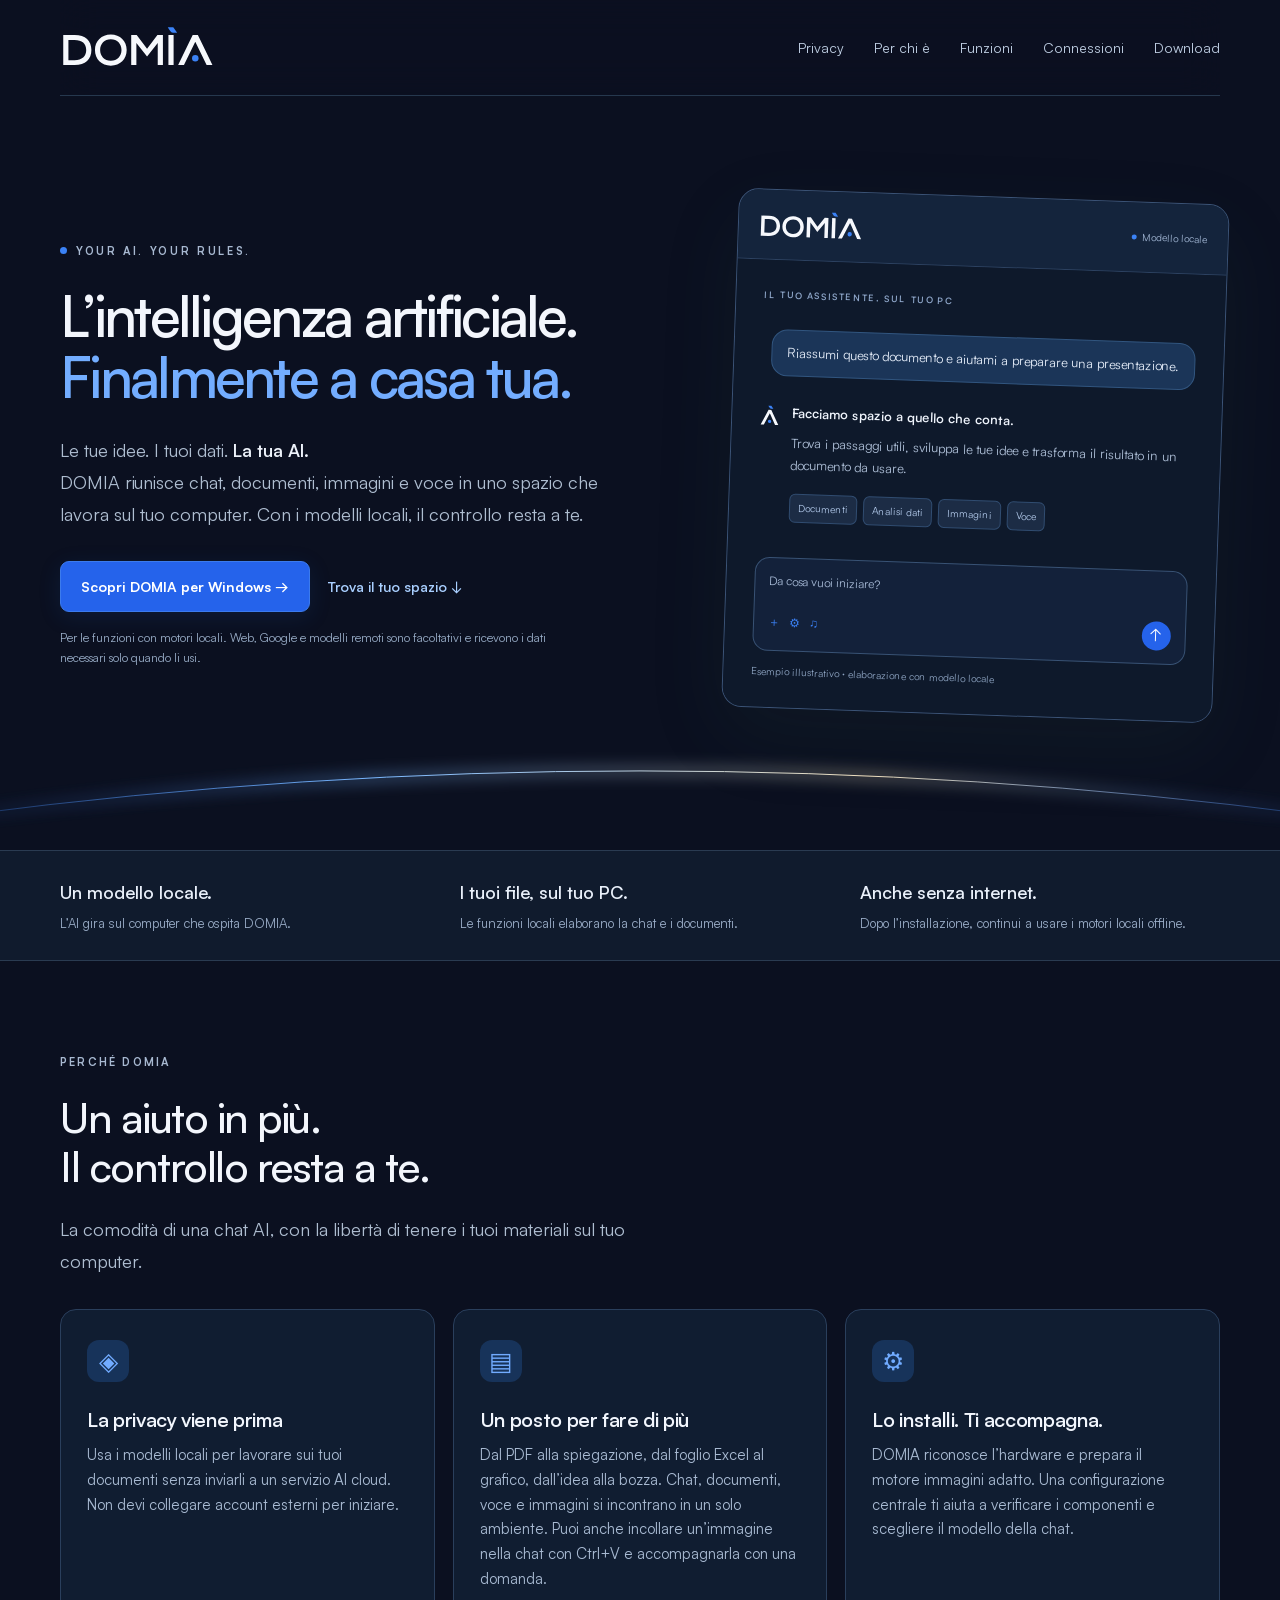
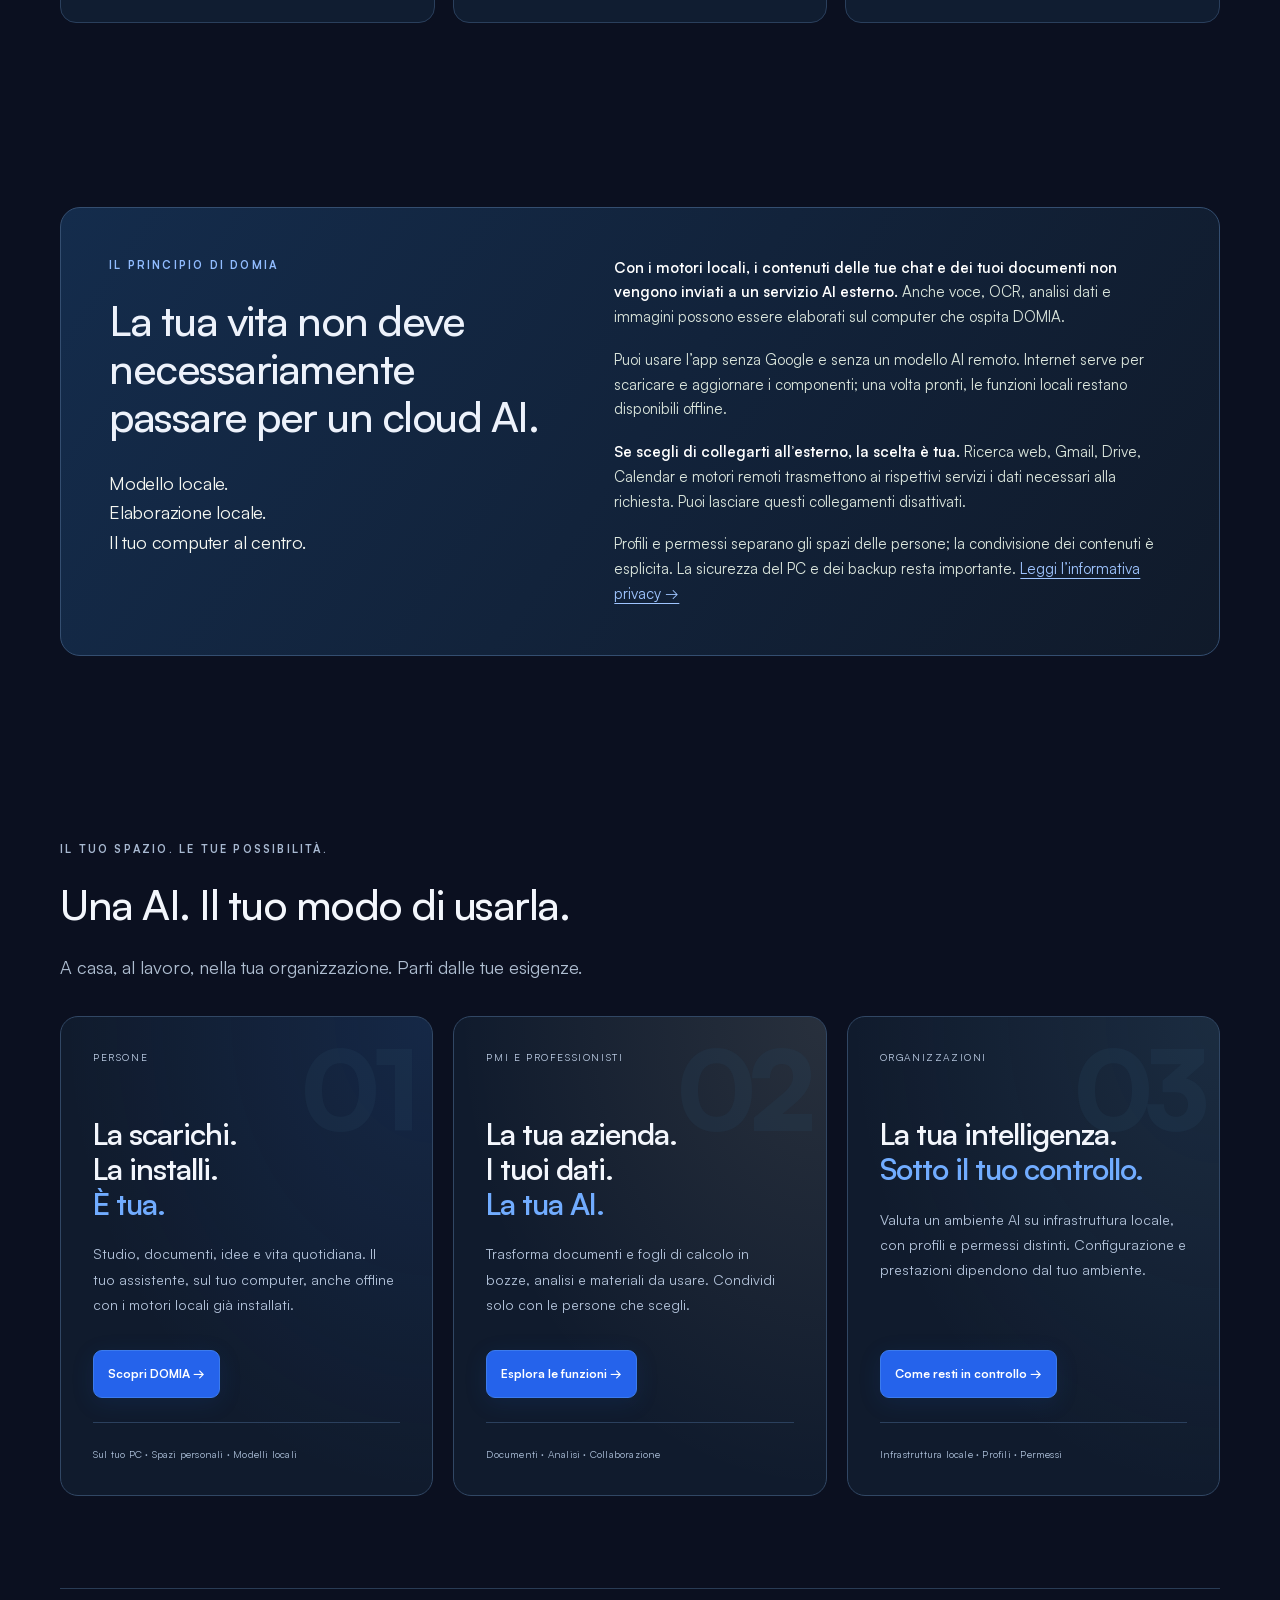
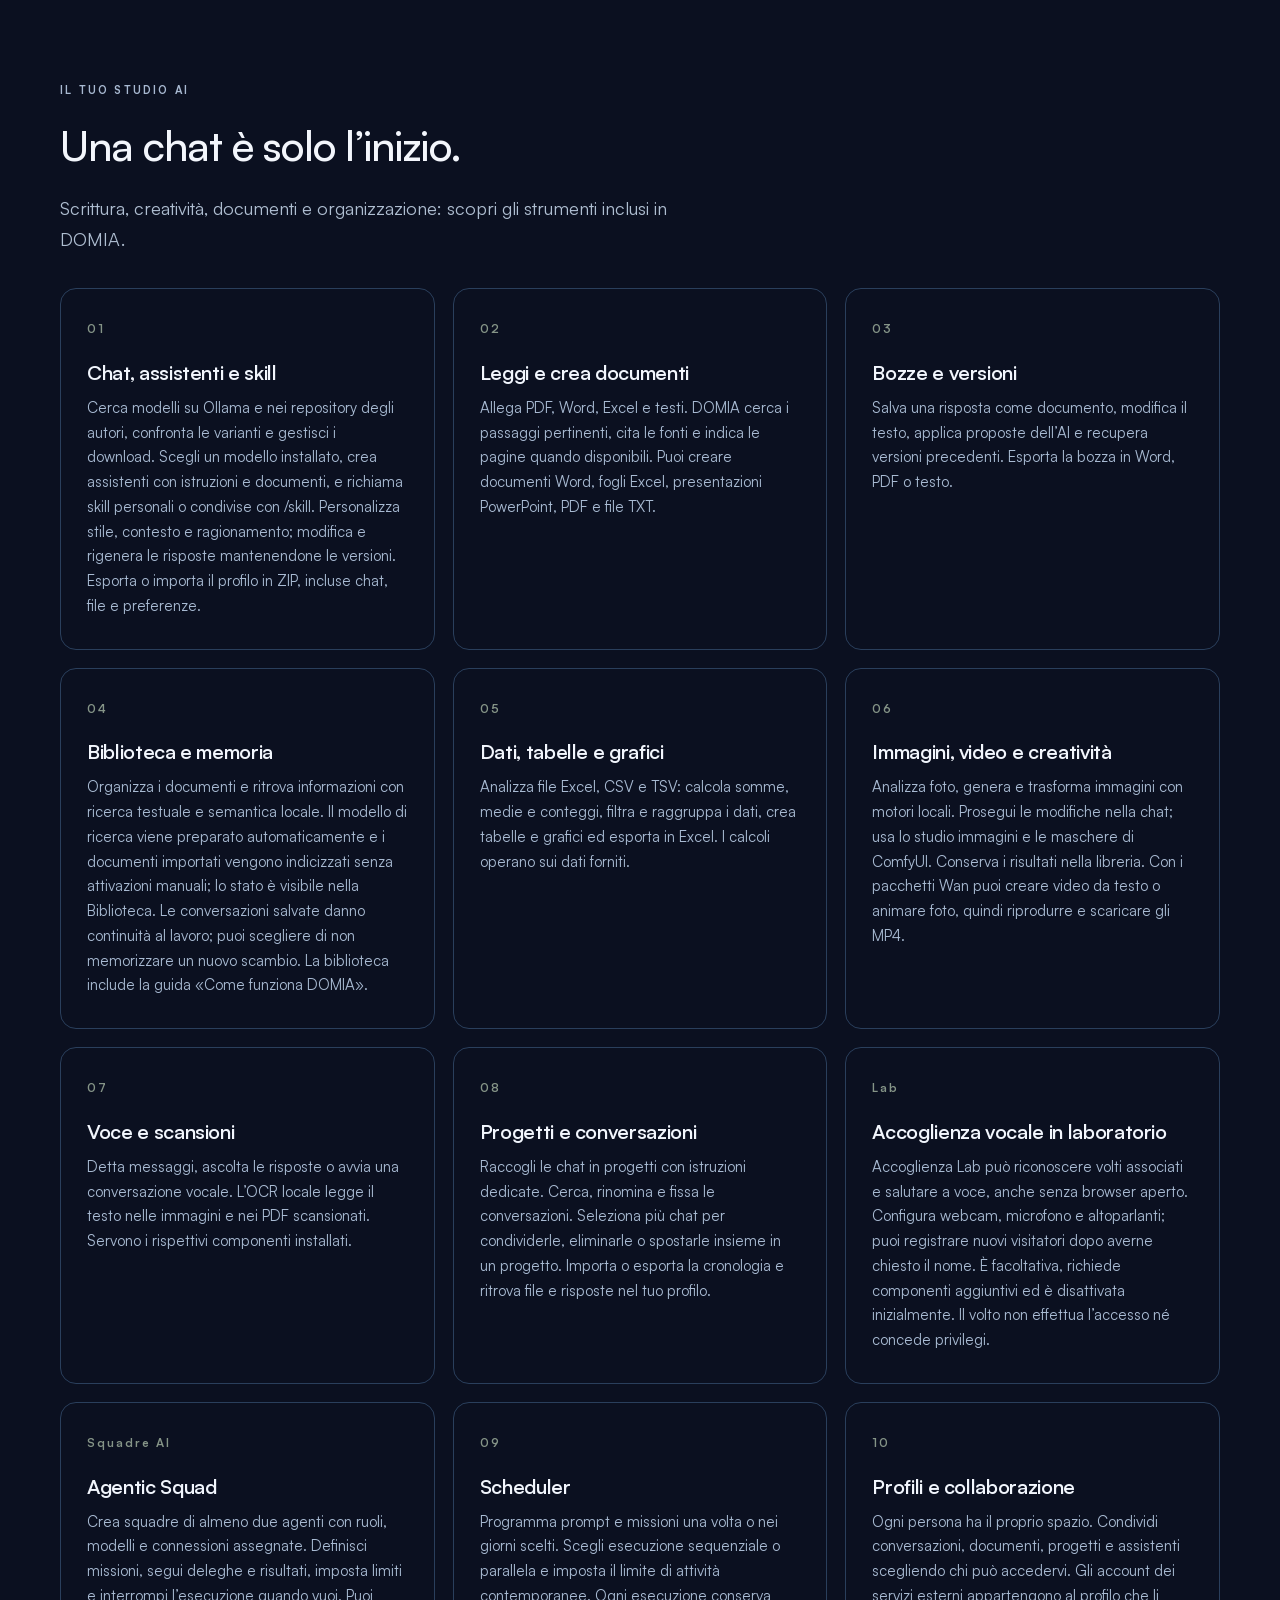
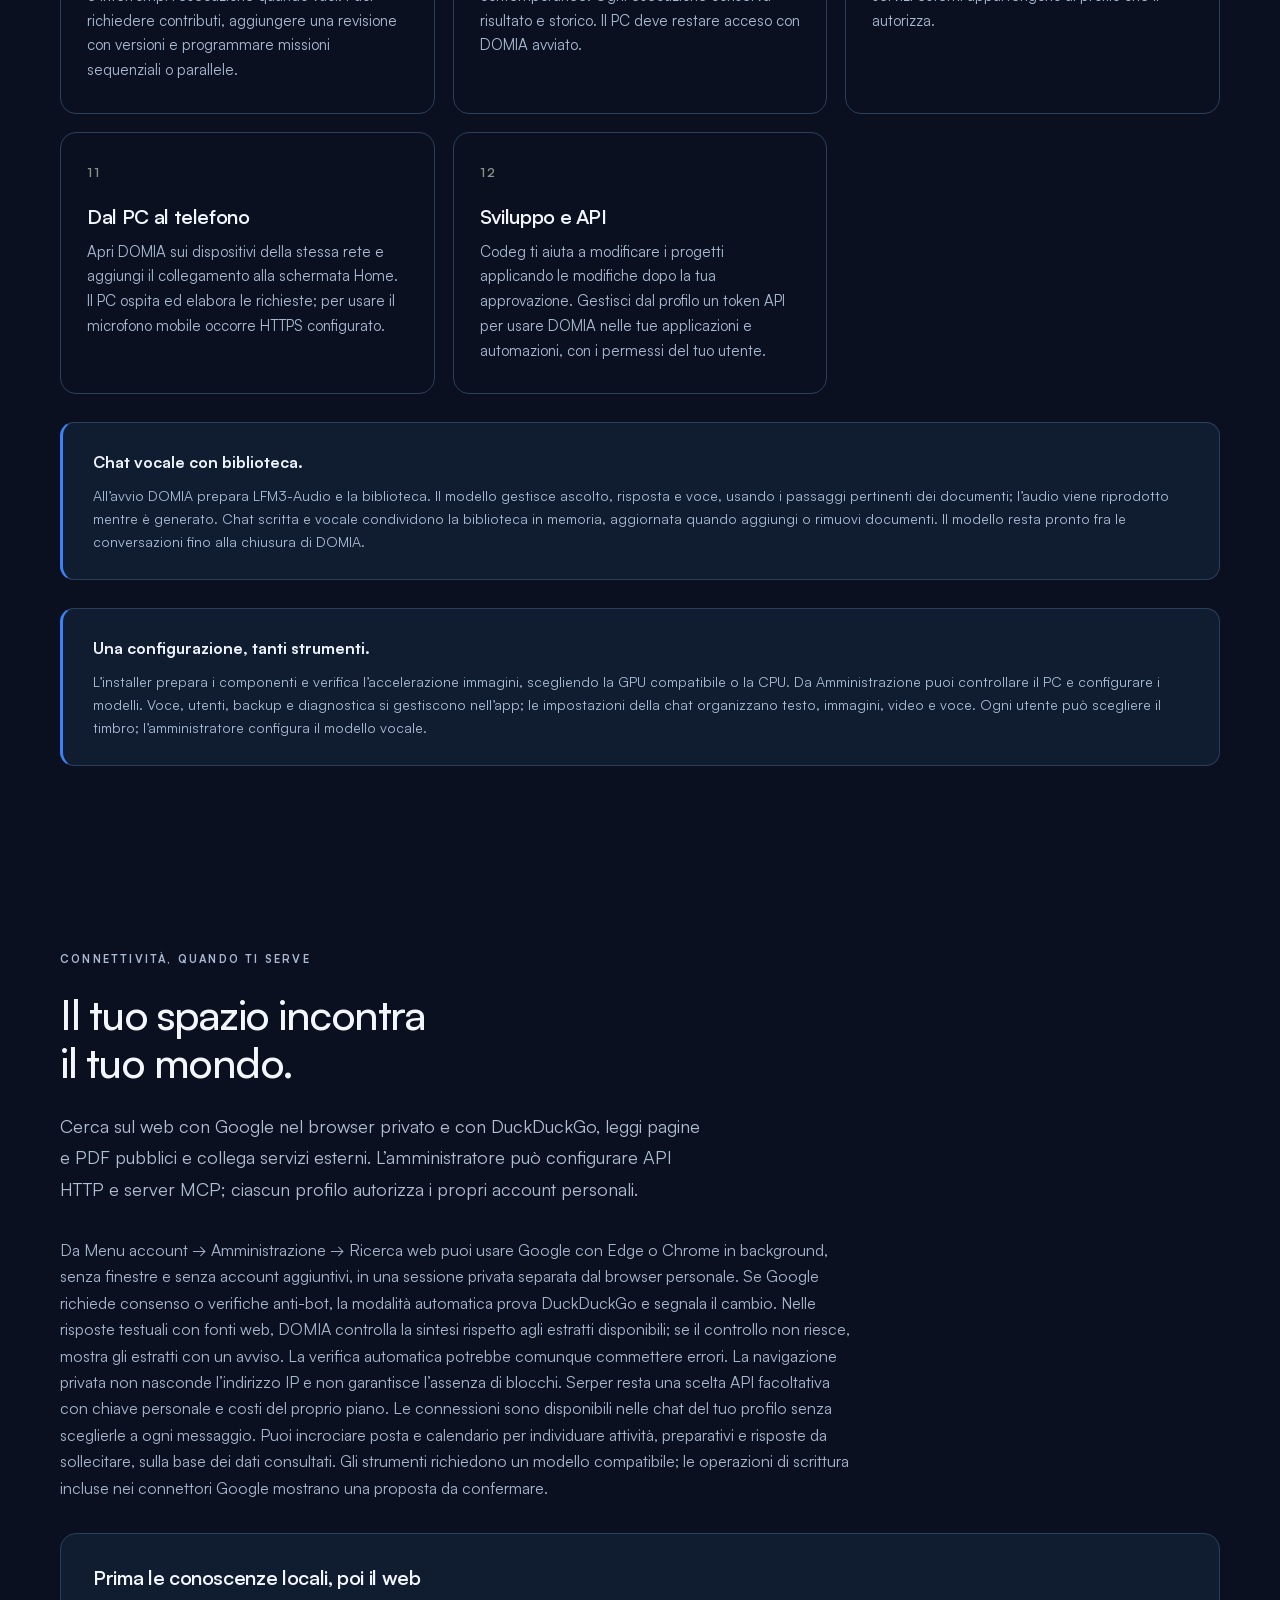
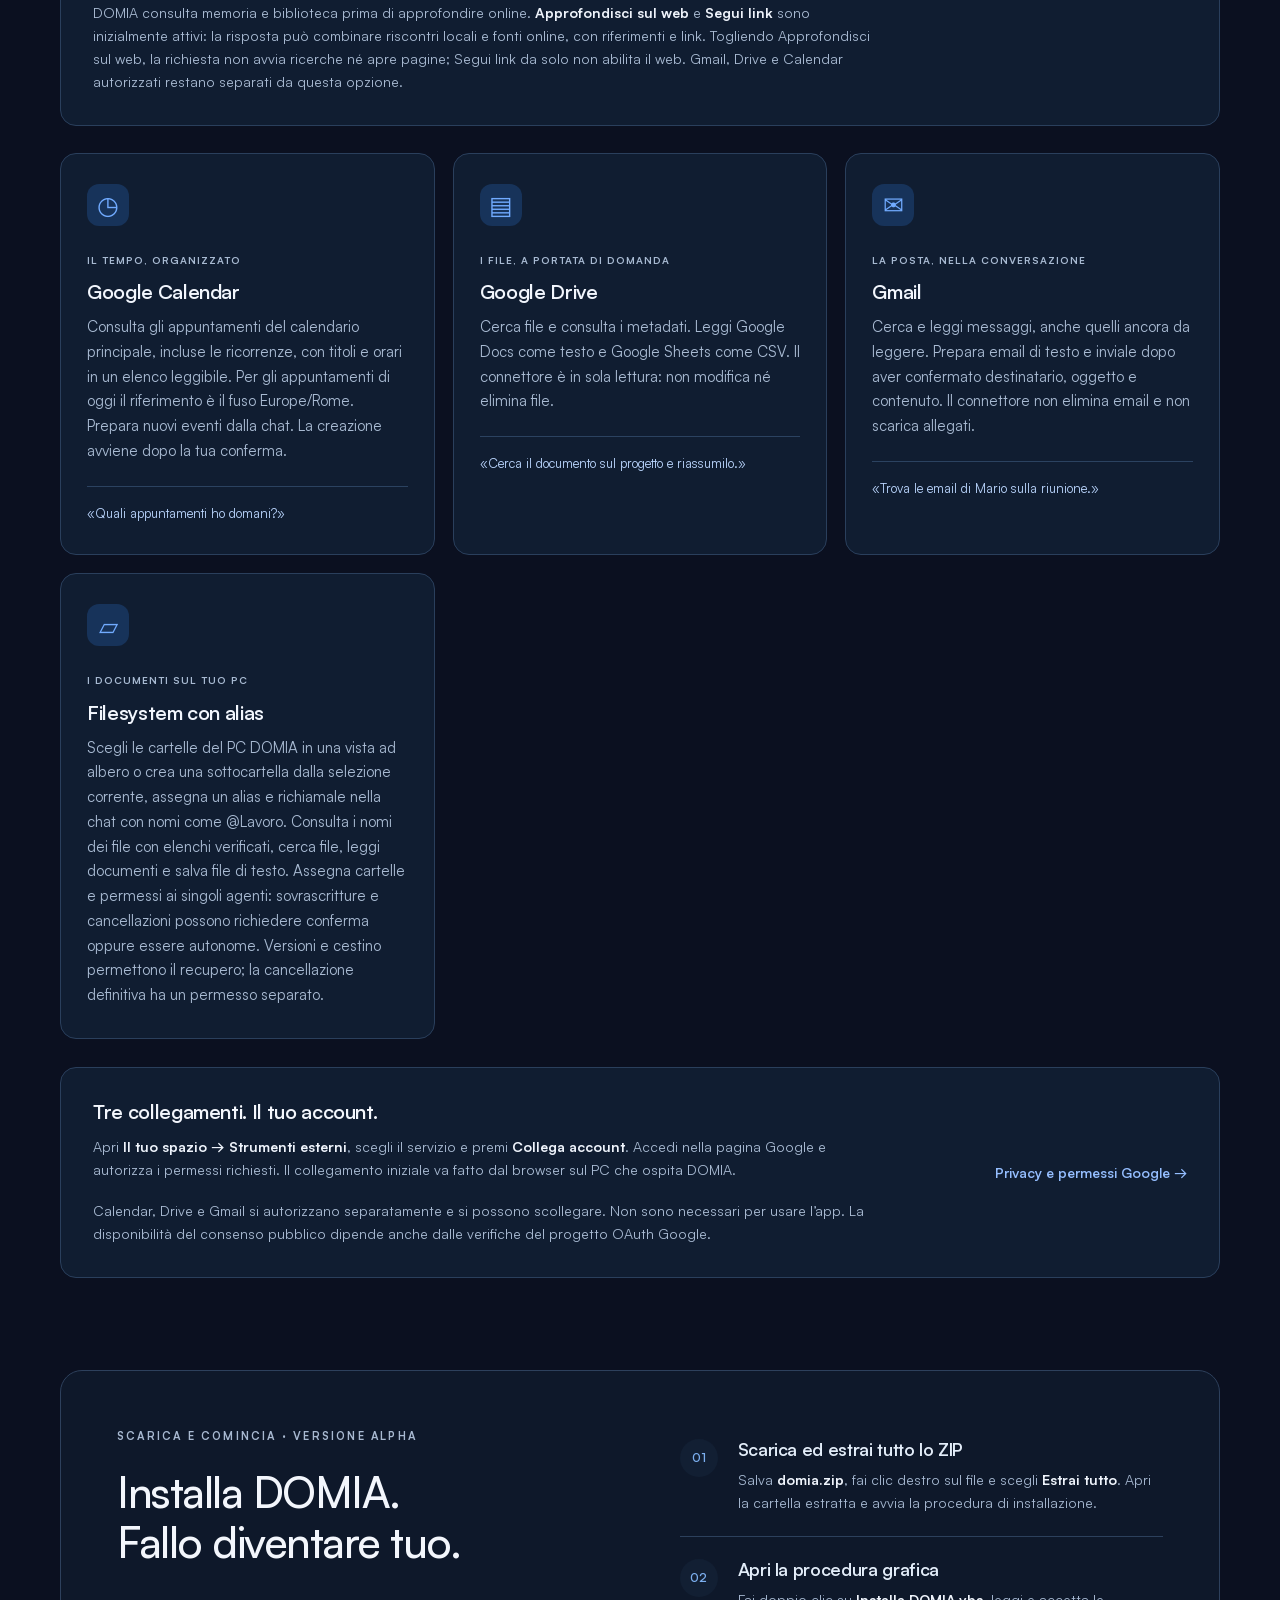
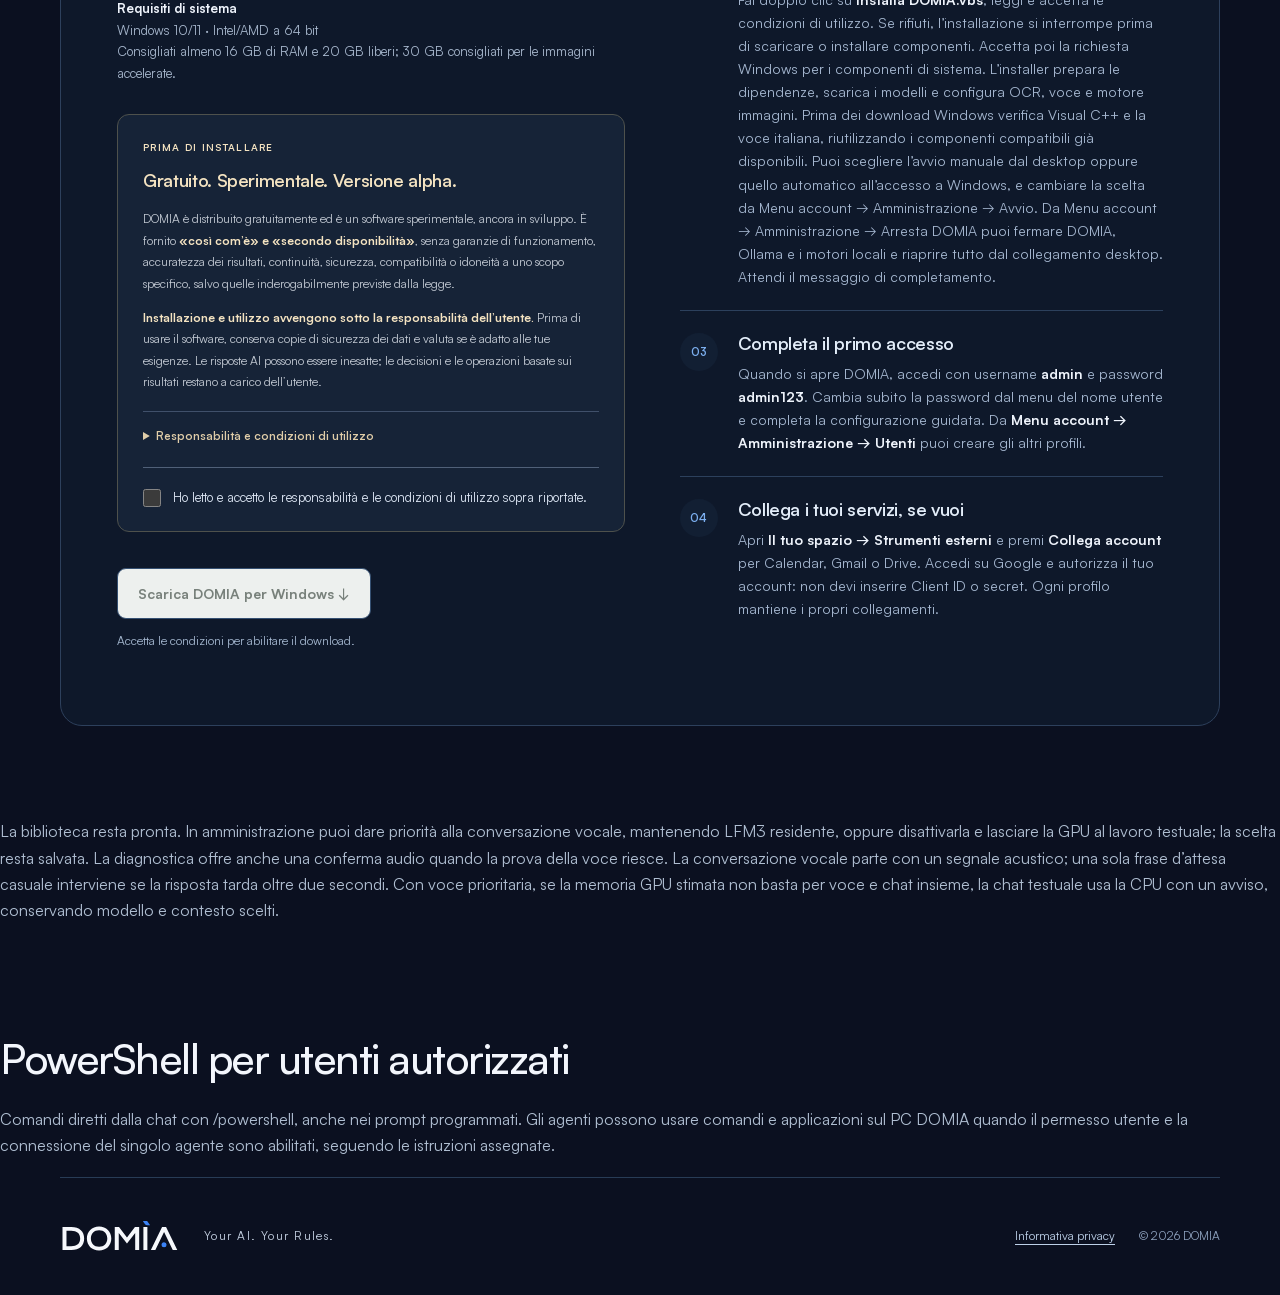
<file: index.html>
<!doctype html>
<html lang="it"><head><meta charset="utf-8"><meta name="viewport" content="width=device-width,initial-scale=1"><meta name="description" content="DOMIA. L’intelligenza artificiale, finalmente a casa tua. Chat, documenti, immagini e voce sul tuo computer, con modelli locali e servizi esterni facoltativi."><meta name="theme-color" content="#0b1020"><title>DOMIA — Your AI. Your Rules.</title><link rel="icon" href="assets/favicon.svg?v=black-1" type="image/svg+xml"><link rel="stylesheet" href="assets/style.css"><link rel="stylesheet" href="assets/landing.css"><link rel="stylesheet" href="assets/domia.css"></head>
<body>
<a class="skip" href="#contenuto">Vai al contenuto</a>
<header class="header wrap landing-header"><a class="brand" href="index.html"><img class="domia-wordmark" src="assets/brand/domia-wordmark.svg" alt="DOMIA" width="156" height="43"></a><nav aria-label="Navigazione principale"><a href="#locale">Privacy</a><a href="#quotidiano">Per chi è</a><a href="#funzioni">Funzioni</a><a href="#connessioni">Connessioni</a><a href="#inizia">Download</a></nav></header>
<main id="contenuto">
<section class="hero wrap privacy-hero"><div class="domia-horizon" aria-hidden="true"></div><div class="hero-copy"><p class="eyebrow"><span class="dot"></span> YOUR AI. YOUR RULES.</p><h1>L’intelligenza artificiale.<br><span>Finalmente a casa tua.</span></h1><p class="lead">Le tue idee. I tuoi dati. <strong>La tua AI.</strong><br>DOMIA riunisce chat, documenti, immagini e voce in uno spazio che lavora sul tuo computer. Con i modelli locali, il controllo resta a te.</p><div class="actions"><a class="button" href="#inizia">Scopri DOMIA per Windows →</a><a class="text-link" href="#quotidiano">Trova il tuo spazio ↓</a></div><p class="hero-note">Per le funzioni con motori locali. Web, Google e modelli remoti sono facoltativi e ricevono i dati necessari solo quando li usi.</p></div><div class="preview" aria-label="Esempio illustrativo della schermata di chat di DOMIA"><div class="preview-head"><span class="preview-brand"><img src="assets/brand/domia-wordmark.svg" alt="DOMIA" width="112" height="31"></span><span class="local"><i></i> Modello locale</span></div><div class="preview-body"><p class="preview-label">IL TUO ASSISTENTE, SUL TUO PC</p><div class="preview-user">Riassumi questo documento e aiutami a preparare una presentazione.</div><div class="preview-answer"><span class="answer-mark" aria-hidden="true"><img src="assets/brand/domia-symbol.svg" alt="" width="24" height="28"></span><div><strong>Facciamo spazio a quello che conta.</strong><p>Trova i passaggi utili, sviluppa le tue idee e trasforma il risultato in un documento da usare.</p><div class="preview-tags"><span>Documenti</span><span>Analisi dati</span><span>Immagini</span><span>Voce</span></div></div></div><div class="preview-composer"><span>Da cosa vuoi iniziare?</span><div><span aria-hidden="true">＋ &nbsp; ⚙ &nbsp; ♫</span><span class="preview-send" aria-hidden="true">↑</span></div></div><p class="preview-caption">Esempio illustrativo · elaborazione con modello locale</p></div></div></section>
<section class="intro-strip privacy-strip"><div class="wrap"><div><strong>Un modello locale.</strong><p>L’AI gira sul computer che ospita DOMIA.</p></div><div><strong>I tuoi file, sul tuo PC.</strong><p>Le funzioni locali elaborano la chat e i documenti.</p></div><div><strong>Anche senza internet.</strong><p>Dopo l’installazione, continui a usare i motori locali offline.</p></div></div></section>
<section id="perche" class="section wrap"><div class="section-heading"><p class="eyebrow">Perché DOMIA</p><h2>Un aiuto in più.<br>Il controllo resta a te.</h2><p class="lead">La comodità di una chat AI, con la libertà di tenere i tuoi materiali sul tuo computer.</p></div><div class="cards"><article class="card"><span class="card-icon" aria-hidden="true">◈</span><h3>La privacy viene prima</h3><p>Usa i modelli locali per lavorare sui tuoi documenti senza inviarli a un servizio AI cloud. Non devi collegare account esterni per iniziare.</p></article><article class="card"><span class="card-icon" aria-hidden="true">▤</span><h3>Un posto per fare di più</h3><p>Dal PDF alla spiegazione, dal foglio Excel al grafico, dall’idea alla bozza. Chat, documenti, voce e immagini si incontrano in un solo ambiente. Puoi anche incollare un’immagine nella chat con Ctrl+V e accompagnarla con una domanda.</p></article><article class="card"><span class="card-icon" aria-hidden="true">⚙</span><h3>Lo installi. Ti accompagna.</h3><p>DOMIA riconosce l’hardware e prepara il motore immagini adatto. Una configurazione centrale ti aiuta a verificare i componenti e scegliere il modello della chat.</p></article></div></section>
<section id="locale" class="section wrap privacy-section"><div class="how-panel"><div><p class="eyebrow">Il principio di DOMIA</p><h2>La tua vita non deve necessariamente passare per un cloud AI.</h2><p class="privacy-manifesto">Modello locale.<br>Elaborazione locale.<br>Il tuo computer al centro.</p></div><div><p><strong>Con i motori locali, i contenuti delle tue chat e dei tuoi documenti non vengono inviati a un servizio AI esterno.</strong> Anche voce, OCR, analisi dati e immagini possono essere elaborati sul computer che ospita DOMIA.</p><p>Puoi usare l’app senza Google e senza un modello AI remoto. Internet serve per scaricare e aggiornare i componenti; una volta pronti, le funzioni locali restano disponibili offline.</p><p><strong>Se scegli di collegarti all’esterno, la scelta è tua.</strong> Ricerca web, Gmail, Drive, Calendar e motori remoti trasmettono ai rispettivi servizi i dati necessari alla richiesta. Puoi lasciare questi collegamenti disattivati.</p><p>Profili e permessi separano gli spazi delle persone; la condivisione dei contenuti è esplicita. La sicurezza del PC e dei backup resta importante. <a href="privacy.html">Leggi l’informativa privacy →</a></p></div></div></section>
<section id="quotidiano" class="section wrap use-cases"><div class="section-heading"><p class="eyebrow">IL TUO SPAZIO. LE TUE POSSIBILITÀ.</p><h2>Una AI. Il tuo modo di usarla.</h2><p class="lead">A casa, al lavoro, nella tua organizzazione. Parti dalle tue esigenze.</p></div><div class="domia-audiences"><article class="domia-audience"><span class="audience-label">PERSONE</span><span class="audience-number" aria-hidden="true">01</span><h3>La scarichi.<br>La installi.<br><em>È tua.</em></h3><p>Studio, documenti, idee e vita quotidiana. Il tuo assistente, sul tuo computer, anche offline con i motori locali già installati.</p><a class="button" href="#inizia">Scopri DOMIA →</a><div class="audience-foot">Sul tuo PC · Spazi personali · Modelli locali</div></article><article class="domia-audience"><span class="audience-label">PMI E PROFESSIONISTI</span><span class="audience-number" aria-hidden="true">02</span><h3>La tua azienda.<br>I tuoi dati.<br><em>La tua AI.</em></h3><p>Trasforma documenti e fogli di calcolo in bozze, analisi e materiali da usare. Condividi solo con le persone che scegli.</p><a class="button" href="#funzioni">Esplora le funzioni →</a><div class="audience-foot">Documenti · Analisi · Collaborazione</div></article><article class="domia-audience"><span class="audience-label">ORGANIZZAZIONI</span><span class="audience-number" aria-hidden="true">03</span><h3>La tua intelligenza.<br><em>Sotto il tuo controllo.</em></h3><p>Valuta un ambiente AI su infrastruttura locale, con profili e permessi distinti. Configurazione e prestazioni dipendono dal tuo ambiente.</p><a class="button" href="#locale">Come resti in controllo →</a><div class="audience-foot">Infrastruttura locale · Profili · Permessi</div></article></div></section>
<section id="funzioni" class="section wrap feature-section"><div class="section-heading"><p class="eyebrow">Il tuo studio AI</p><h2>Una chat è solo l’inizio.</h2><p class="lead">Scrittura, creatività, documenti e organizzazione: scopri gli strumenti inclusi in DOMIA.</p></div><div class="cards feature-grid">
<article class="card"><span class="feature-number">01</span><h3>Chat, assistenti e skill</h3><p>Cerca modelli su Ollama e nei repository degli autori, confronta le varianti e gestisci i download. Scegli un modello installato, crea assistenti con istruzioni e documenti, e richiama skill personali o condivise con /skill. Personalizza stile, contesto e ragionamento; modifica e rigenera le risposte mantenendone le versioni. Esporta o importa il profilo in ZIP, incluse chat, file e preferenze.</p></article>
<article class="card"><span class="feature-number">02</span><h3>Leggi e crea documenti</h3><p>Allega PDF, Word, Excel e testi. DOMIA cerca i passaggi pertinenti, cita le fonti e indica le pagine quando disponibili. Puoi creare documenti Word, fogli Excel, presentazioni PowerPoint, PDF e file TXT.</p></article>
<article class="card"><span class="feature-number">03</span><h3>Bozze e versioni</h3><p>Salva una risposta come documento, modifica il testo, applica proposte dell’AI e recupera versioni precedenti. Esporta la bozza in Word, PDF o testo.</p></article>
<article class="card"><span class="feature-number">04</span><h3>Biblioteca e memoria</h3><p>Organizza i documenti e ritrova informazioni con ricerca testuale e semantica locale. Il modello di ricerca viene preparato automaticamente e i documenti importati vengono indicizzati senza attivazioni manuali; lo stato è visibile nella Biblioteca. Le conversazioni salvate danno continuità al lavoro; puoi scegliere di non memorizzare un nuovo scambio. La biblioteca include la guida «Come funziona DOMIA».</p></article>
<article class="card"><span class="feature-number">05</span><h3>Dati, tabelle e grafici</h3><p>Analizza file Excel, CSV e TSV: calcola somme, medie e conteggi, filtra e raggruppa i dati, crea tabelle e grafici ed esporta in Excel. I calcoli operano sui dati forniti.</p></article>
<article class="card"><span class="feature-number">06</span><h3>Immagini, video e creatività</h3><p>Analizza foto, genera e trasforma immagini con motori locali. Prosegui le modifiche nella chat; usa lo studio immagini e le maschere di ComfyUI. Conserva i risultati nella libreria. Con i pacchetti Wan puoi creare video da testo o animare foto, quindi riprodurre e scaricare gli MP4.</p></article>
<article class="card"><span class="feature-number">07</span><h3>Voce e scansioni</h3><p>Detta messaggi, ascolta le risposte o avvia una conversazione vocale. L’OCR locale legge il testo nelle immagini e nei PDF scansionati. Servono i rispettivi componenti installati.</p></article>
<article class="card"><span class="feature-number">08</span><h3>Progetti e conversazioni</h3><p>Raccogli le chat in progetti con istruzioni dedicate. Cerca, rinomina e fissa le conversazioni. Seleziona più chat per condividerle, eliminarle o spostarle insieme in un progetto. Importa o esporta la cronologia e ritrova file e risposte nel tuo profilo.</p></article>
<article class="card"><span class="feature-number">Lab</span><h3>Accoglienza vocale in laboratorio</h3><p>Accoglienza Lab può riconoscere volti associati e salutare a voce, anche senza browser aperto. Configura webcam, microfono e altoparlanti; puoi registrare nuovi visitatori dopo averne chiesto il nome. È facoltativa, richiede componenti aggiuntivi ed è disattivata inizialmente. Il volto non effettua l’accesso né concede privilegi.</p></article>
<article class="card"><span class="feature-number">Squadre AI</span><h3>Agentic Squad</h3><p>Crea squadre di almeno due agenti con ruoli, modelli e connessioni assegnate. Definisci missioni, segui deleghe e risultati, imposta limiti e interrompi l’esecuzione quando vuoi. Puoi richiedere contributi, aggiungere una revisione con versioni e programmare missioni sequenziali o parallele.</p></article>
<article class="card"><span class="feature-number">09</span><h3>Scheduler</h3><p>Programma prompt e missioni una volta o nei giorni scelti. Scegli esecuzione sequenziale o parallela e imposta il limite di attività contemporanee. Ogni esecuzione conserva risultato e storico. Il PC deve restare acceso con DOMIA avviato.</p></article>
<article class="card"><span class="feature-number">10</span><h3>Profili e collaborazione</h3><p>Ogni persona ha il proprio spazio. Condividi conversazioni, documenti, progetti e assistenti scegliendo chi può accedervi. Gli account dei servizi esterni appartengono al profilo che li autorizza.</p></article>
<article class="card"><span class="feature-number">11</span><h3>Dal PC al telefono</h3><p>Apri DOMIA sui dispositivi della stessa rete e aggiungi il collegamento alla schermata Home. Il PC ospita ed elabora le richieste; per usare il microfono mobile occorre HTTPS configurato.</p></article>
<article class="card"><span class="feature-number">12</span><h3>Sviluppo e API</h3><p>Codeg ti aiuta a modificare i progetti applicando le modifiche dopo la tua approvazione. Gestisci dal profilo un token API per usare DOMIA nelle tue applicazioni e automazioni, con i permessi del tuo utente.</p></article>
</div><div class="feature-note"><strong>Chat vocale con biblioteca.</strong><p>All’avvio DOMIA prepara LFM3-Audio e la biblioteca. Il modello gestisce ascolto, risposta e voce, usando i passaggi pertinenti dei documenti; l’audio viene riprodotto mentre è generato. Chat scritta e vocale condividono la biblioteca in memoria, aggiornata quando aggiungi o rimuovi documenti. Il modello resta pronto fra le conversazioni fino alla chiusura di DOMIA.</p></div><div class="feature-note"><strong>Una configurazione, tanti strumenti.</strong><p>L’installer prepara i componenti e verifica l’accelerazione immagini, scegliendo la GPU compatibile o la CPU. Da Amministrazione puoi controllare il PC e configurare i modelli. Voce, utenti, backup e diagnostica si gestiscono nell’app; le impostazioni della chat organizzano testo, immagini, video e voce. Ogni utente può scegliere il timbro; l’amministratore configura il modello vocale.</p></div></section>

<section id="connessioni" class="section wrap"><div class="section-heading"><p class="eyebrow">Connettività, quando ti serve</p><h2>Il tuo spazio incontra<br>il tuo mondo.</h2><p class="lead">Cerca sul web con Google nel browser privato e con DuckDuckGo, leggi pagine e PDF pubblici e collega servizi esterni. L’amministratore può configurare API HTTP e server MCP; ciascun profilo autorizza i propri account personali.</p></div><p class="connection-intro">Da Menu account → Amministrazione → Ricerca web puoi usare Google con Edge o Chrome in background, senza finestre e senza account aggiuntivi, in una sessione privata separata dal browser personale. Se Google richiede consenso o verifiche anti-bot, la modalità automatica prova DuckDuckGo e segnala il cambio. Nelle risposte testuali con fonti web, DOMIA controlla la sintesi rispetto agli estratti disponibili; se il controllo non riesce, mostra gli estratti con un avviso. La verifica automatica potrebbe comunque commettere errori. La navigazione privata non nasconde l’indirizzo IP e non garantisce l’assenza di blocchi. Serper resta una scelta API facoltativa con chiave personale e costi del proprio piano. Le connessioni sono disponibili nelle chat del tuo profilo senza sceglierle a ogni messaggio. Puoi incrociare posta e calendario per individuare attività, preparativi e risposte da sollecitare, sulla base dei dati consultati. Gli strumenti richiedono un modello compatibile; le operazioni di scrittura incluse nei connettori Google mostrano una proposta da confermare.</p><div class="connect-panel"><div><h3>Prima le conoscenze locali, poi il web</h3><p>DOMIA consulta memoria e biblioteca prima di approfondire online. <strong>Approfondisci sul web</strong> e <strong>Segui link</strong> sono inizialmente attivi: la risposta può combinare riscontri locali e fonti online, con riferimenti e link. Togliendo Approfondisci sul web, la richiesta non avvia ricerche né apre pagine; Segui link da solo non abilita il web. Gmail, Drive e Calendar autorizzati restano separati da questa opzione.</p></div></div>
<br>

<div id="google" class="cards google-cards">
<article id="calendar" class="card"><span class="card-icon" aria-hidden="true">◷</span><p class="eyebrow">Il tempo, organizzato</p><h3>Google Calendar</h3><p>Consulta gli appuntamenti del calendario principale, incluse le ricorrenze, con titoli e orari in un elenco leggibile. Per gli appuntamenti di oggi il riferimento è il fuso Europe/Rome. Prepara nuovi eventi dalla chat. La creazione avviene dopo la tua conferma.</p><div class="example">«Quali appuntamenti ho domani?»</div></article>
<article class="card"><span class="card-icon" aria-hidden="true">▤</span><p class="eyebrow">I file, a portata di domanda</p><h3>Google Drive</h3><p>Cerca file e consulta i metadati. Leggi Google Docs come testo e Google Sheets come CSV. Il connettore è in sola lettura: non modifica né elimina file.</p><div class="example">«Cerca il documento sul progetto e riassumilo.»</div></article>
<article class="card"><span class="card-icon" aria-hidden="true">✉</span><p class="eyebrow">La posta, nella conversazione</p><h3>Gmail</h3><p>Cerca e leggi messaggi, anche quelli ancora da leggere. Prepara email di testo e inviale dopo aver confermato destinatario, oggetto e contenuto. Il connettore non elimina email e non scarica allegati.</p><div class="example">«Trova le email di Mario sulla riunione.»</div></article>
<article class="card"><span class="card-icon" aria-hidden="true">▱</span><p class="eyebrow">I documenti sul tuo PC</p><h3>Filesystem con alias</h3><p>Scegli le cartelle del PC DOMIA in una vista ad albero o crea una sottocartella dalla selezione corrente, assegna un alias e richiamale nella chat con nomi come @Lavoro. Consulta i nomi dei file con elenchi verificati, cerca file, leggi documenti e salva file di testo. Assegna cartelle e permessi ai singoli agenti: sovrascritture e cancellazioni possono richiedere conferma oppure essere autonome. Versioni e cestino permettono il recupero; la cancellazione definitiva ha un permesso separato.</p></article></div><div class="connect-panel"><div><h3>Tre collegamenti. Il tuo account.</h3><p>Apri <strong>Il tuo spazio → Strumenti esterni</strong>, scegli il servizio e premi <strong>Collega account</strong>. Accedi nella pagina Google e autorizza i permessi richiesti. Il collegamento iniziale va fatto dal browser sul PC che ospita DOMIA.</p><p>Calendar, Drive e Gmail si autorizzano separatamente e si possono scollegare. Non sono necessari per usare l’app. La disponibilità del consenso pubblico dipende anche dalle verifiche del progetto OAuth Google.</p></div><a class="text-link" href="privacy.html#google">Privacy e permessi Google →</a></div></section>
<section id="inizia" class="section wrap calendar-section"><div><p class="eyebrow">Scarica e comincia · Versione alpha</p><h2>Installa DOMIA.<br>Fallo diventare tuo.</h2><p class="download-details"><strong>Requisiti di sistema</strong><br>Windows 10/11 · Intel/AMD a 64 bit<br>Consigliati almeno 16 GB di RAM e 20 GB liberi; 30 GB consigliati per le immagini accelerate.</p><aside class="alpha-notice" aria-labelledby="alpha-title"><p class="alpha-label">Prima di installare</p><h3 id="alpha-title">Gratuito. Sperimentale. Versione alpha.</h3><p>DOMIA è distribuito gratuitamente ed è un software sperimentale, ancora in sviluppo. È fornito <strong>«così com’è» e «secondo disponibilità»</strong>, senza garanzie di funzionamento, accuratezza dei risultati, continuità, sicurezza, compatibilità o idoneità a uno scopo specifico, salvo quelle inderogabilmente previste dalla legge.</p><p><strong>Installazione e utilizzo avvengono sotto la responsabilità dell’utente.</strong> Prima di usare il software, conserva copie di sicurezza dei dati e valuta se è adatto alle tue esigenze. Le risposte AI possono essere inesatte; le decisioni e le operazioni basate sui risultati restano a carico dell’utente.</p><details class="alpha-details"><summary>Responsabilità e condizioni di utilizzo</summary><p><strong>Limitazione di responsabilità.</strong> Nella misura massima consentita dalla normativa applicabile, lo sviluppatore esclude ogni responsabilità per danni diretti o indiretti, perdita o corruzione di dati, mancati guadagni, interruzioni dell’attività, indisponibilità dei servizi o altre conseguenze derivanti dall’installazione, dall’uso o dall’impossibilità di utilizzare DOMIA, dai risultati generati o dalle operazioni eseguite tramite i servizi collegati.</p><p><strong>Uso e supervisione.</strong> L’utente è responsabile della configurazione del proprio computer, della protezione degli accessi, dei backup, dei dati caricati, delle autorizzazioni concesse e della liceità degli utilizzi. DOMIA non sostituisce un professionista e non è progettato per impieghi nei quali un errore possa compromettere la salute, l’incolumità o la sicurezza delle persone. Le operazioni su dati o account esterni devono essere autorizzate dall’utente avente diritto.</p><p><strong>Servizi e componenti esterni.</strong> Modelli AI, librerie e servizi di terzi sono soggetti alle rispettive licenze, condizioni e politiche. Lo sviluppatore non garantisce la loro disponibilità, correttezza o permanenza e non controlla modifiche, limitazioni o interruzioni introdotte dai rispettivi fornitori.</p><p><strong>Assistenza e aggiornamenti.</strong> La distribuzione gratuita non comporta un impegno contrattuale a fornire assistenza, manutenzione, aggiornamenti, correzioni entro termini determinati o continuità del progetto, salvo diverso accordo espresso. Non viene garantita la compatibilità delle versioni future con installazioni, configurazioni o dati precedenti.</p><p><strong>Limiti inderogabili.</strong> Le presenti esclusioni non si applicano ai casi di dolo o colpa grave dello sviluppatore, né alle responsabilità, alle garanzie e ai diritti che la legge applicabile non consente di escludere o limitare. L’eventuale inefficacia di una disposizione non estende le esclusioni oltre quanto consentito dalla legge.</p></details><label class="download-consent" for="accept-download"><input type="checkbox" id="accept-download"><span>Ho letto e accetto le responsabilità e le condizioni di utilizzo sopra riportate.</span></label></aside><div class="download-action"><a id="download-domia" class="button" role="button" aria-disabled="true" tabindex="-1" download="domia.zip" aria-describedby="download-hint">Scarica DOMIA per Windows ↓</a><p id="download-hint" class="download-hint">Accetta le condizioni per abilitare il download.</p><noscript><p>Per abilitare il download, attiva JavaScript nel browser.</p></noscript></div></div><ol class="steps"><li><span>01</span><div><h3>Scarica ed estrai tutto lo ZIP</h3><p>Salva <strong>domia.zip</strong>, fai clic destro sul file e scegli <strong>Estrai tutto</strong>. Apri la cartella estratta e avvia la procedura di installazione.</p></div></li><li><span>02</span><div><h3>Apri la procedura grafica</h3><p>Fai doppio clic su <strong>Installa DOMIA.vbs</strong>, leggi e accetta le condizioni di utilizzo. Se rifiuti, l’installazione si interrompe prima di scaricare o installare componenti. Accetta poi la richiesta Windows per i componenti di sistema. L’installer prepara le dipendenze, scarica i modelli e configura OCR, voce e motore immagini. Prima dei download Windows verifica Visual C++ e la voce italiana, riutilizzando i componenti compatibili già disponibili. Puoi scegliere l’avvio manuale dal desktop oppure quello automatico all’accesso a Windows, e cambiare la scelta da Menu account → Amministrazione → Avvio. Da Menu account → Amministrazione → Arresta DOMIA puoi fermare DOMIA, Ollama e i motori locali e riaprire tutto dal collegamento desktop. Attendi il messaggio di completamento.</p></div></li><li><span>03</span><div><h3>Completa il primo accesso</h3><p>Quando si apre DOMIA, accedi con username <strong>admin</strong> e password <strong>admin123</strong>. Cambia subito la password dal menu del nome utente e completa la configurazione guidata. Da <strong>Menu account → Amministrazione → Utenti</strong> puoi creare gli altri profili.</p></div></li><li><span>04</span><div><h3>Collega i tuoi servizi, se vuoi</h3><p>Apri <strong>Il tuo spazio → Strumenti esterni</strong> e premi <strong>Collega account</strong> per Calendar, Gmail o Drive. Accedi su Google e autorizza il tuo account: non devi inserire Client ID o secret. Ogni profilo mantiene i propri collegamenti.</p></div></li></ol></section>

<section class="section"><p>La biblioteca resta pronta. In amministrazione puoi dare priorità alla conversazione vocale, mantenendo LFM3 residente, oppure disattivarla e lasciare la GPU al lavoro testuale; la scelta resta salvata. La diagnostica offre anche una conferma audio quando la prova della voce riesce. La conversazione vocale parte con un segnale acustico; una sola frase d’attesa casuale interviene se la risposta tarda oltre due secondi. Con voce prioritaria, se la memoria GPU stimata non basta per voce e chat insieme, la chat testuale usa la CPU con un avviso, conservando modello e contesto scelti.</p></section><section><h2>PowerShell per utenti autorizzati</h2><p>Comandi diretti dalla chat con /powershell, anche nei prompt programmati. Gli agenti possono usare comandi e applicazioni sul PC DOMIA quando il permesso utente e la connessione del singolo agente sono abilitati, seguendo le istruzioni assegnate.</p></section></main><footer class="footer wrap"><a class="brand" href="index.html"><img class="domia-wordmark" src="assets/brand/domia-wordmark.svg" alt="DOMIA" width="156" height="43"></a><p>Your AI. Your Rules.</p><a href="privacy.html">Informativa privacy</a><span>© 2026 DOMIA</span></footer>
<script data-goatcounter="https://ggarofalo.goatcounter.com/count" async="" src="//gc.zgo.at/count.js"></script>
<script src="assets/download.js"></script>

</body></html>
</file>
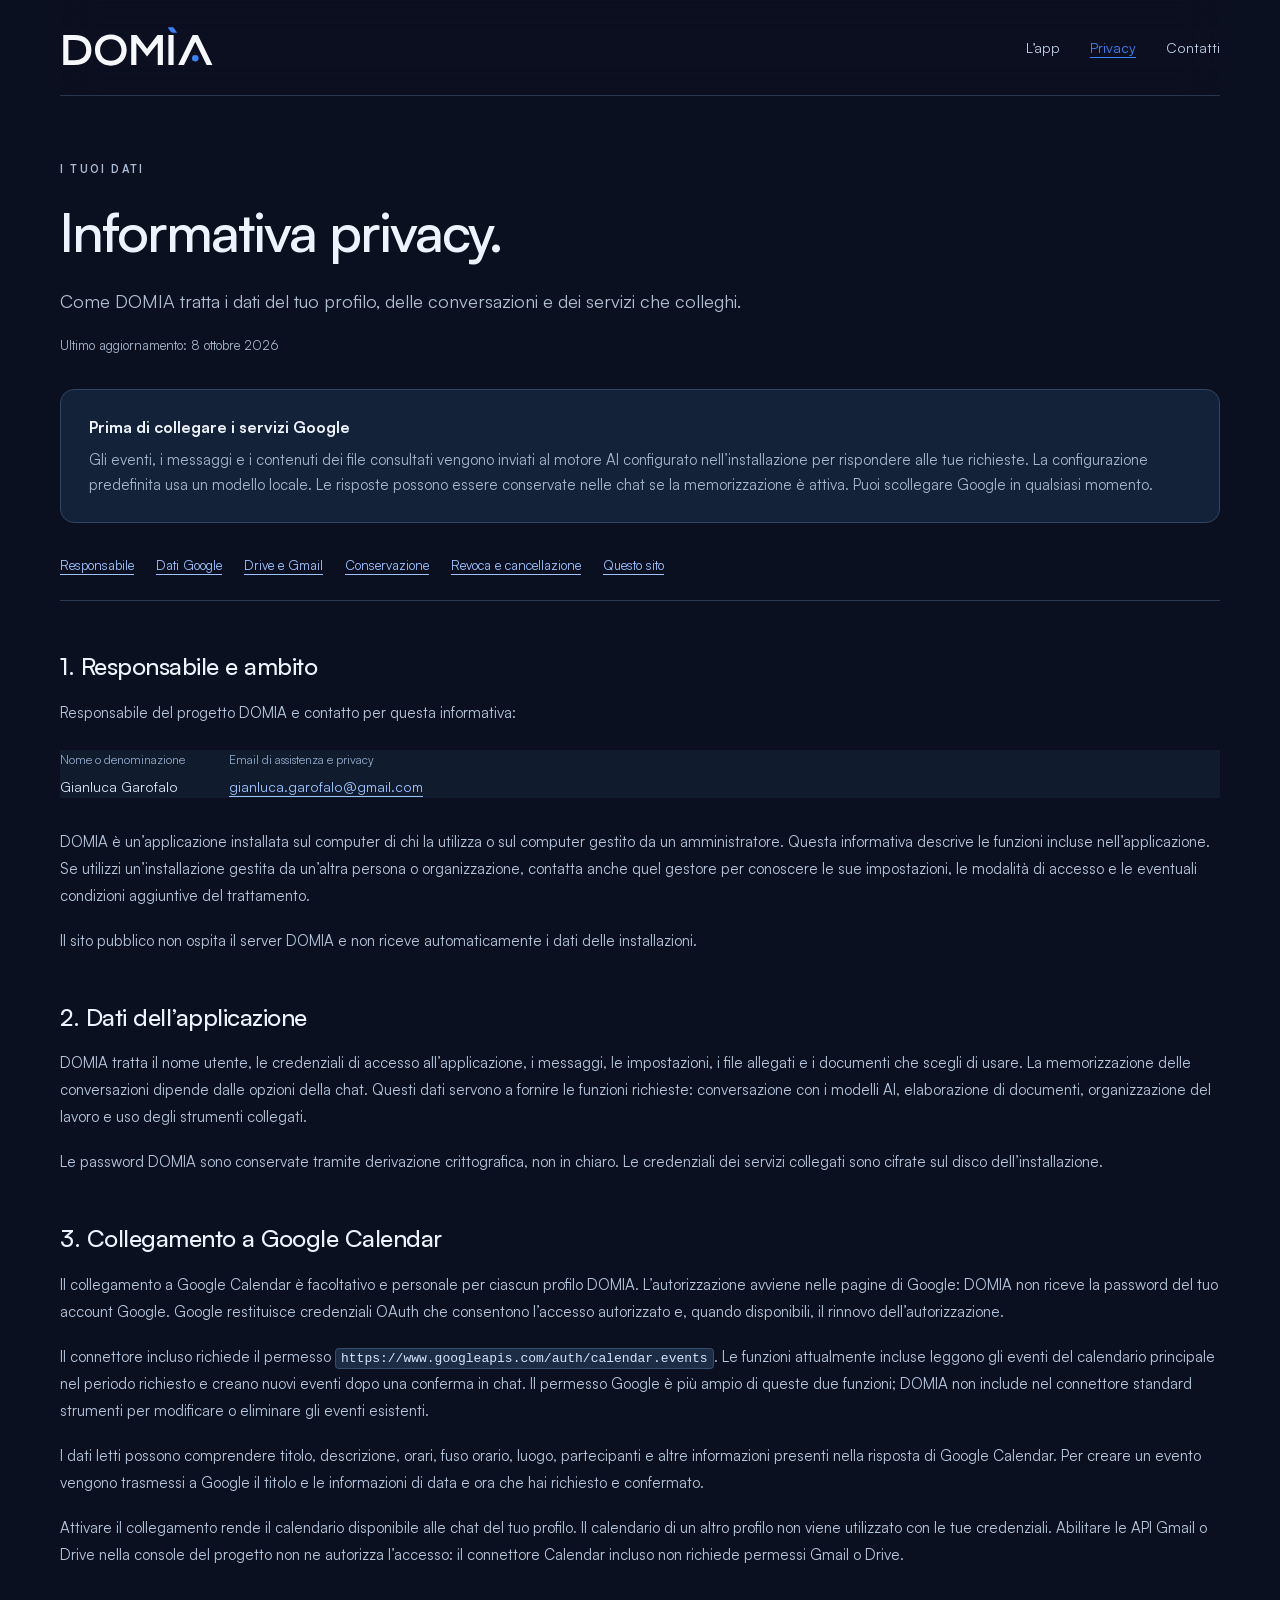
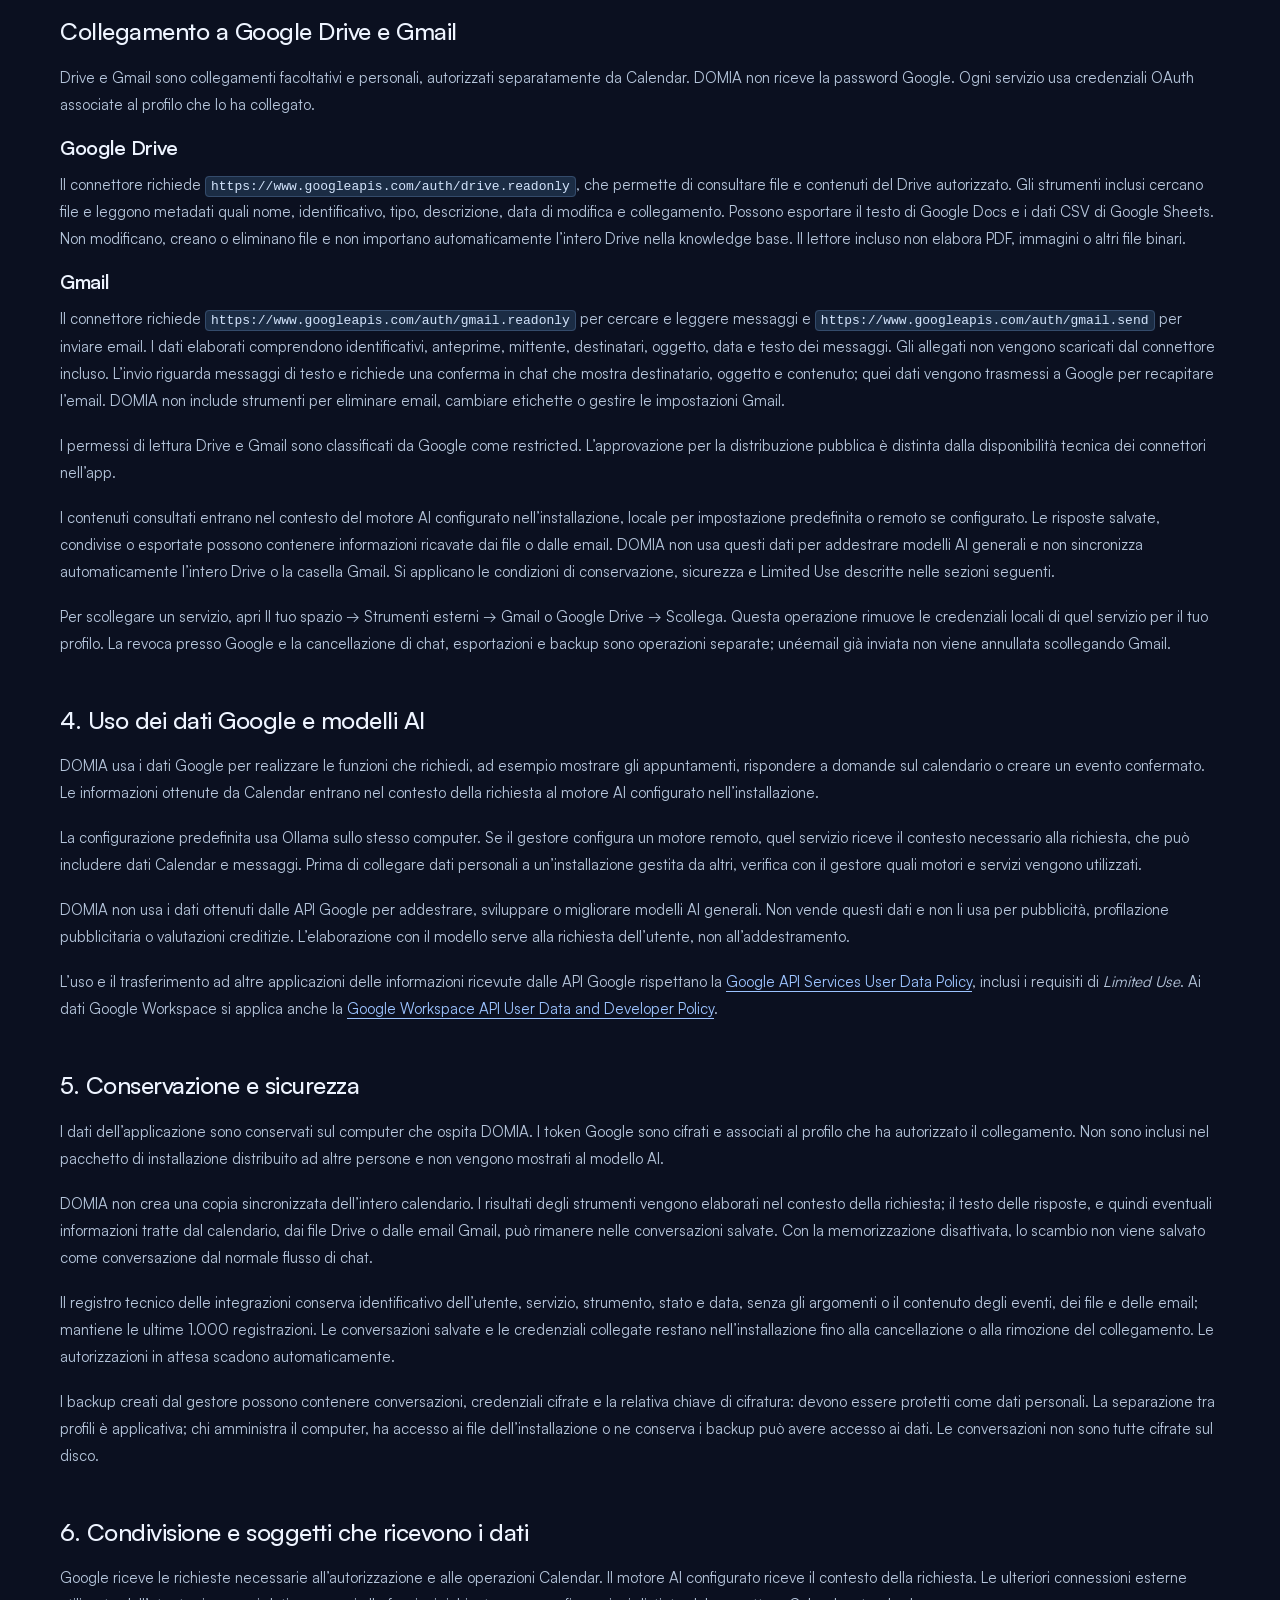
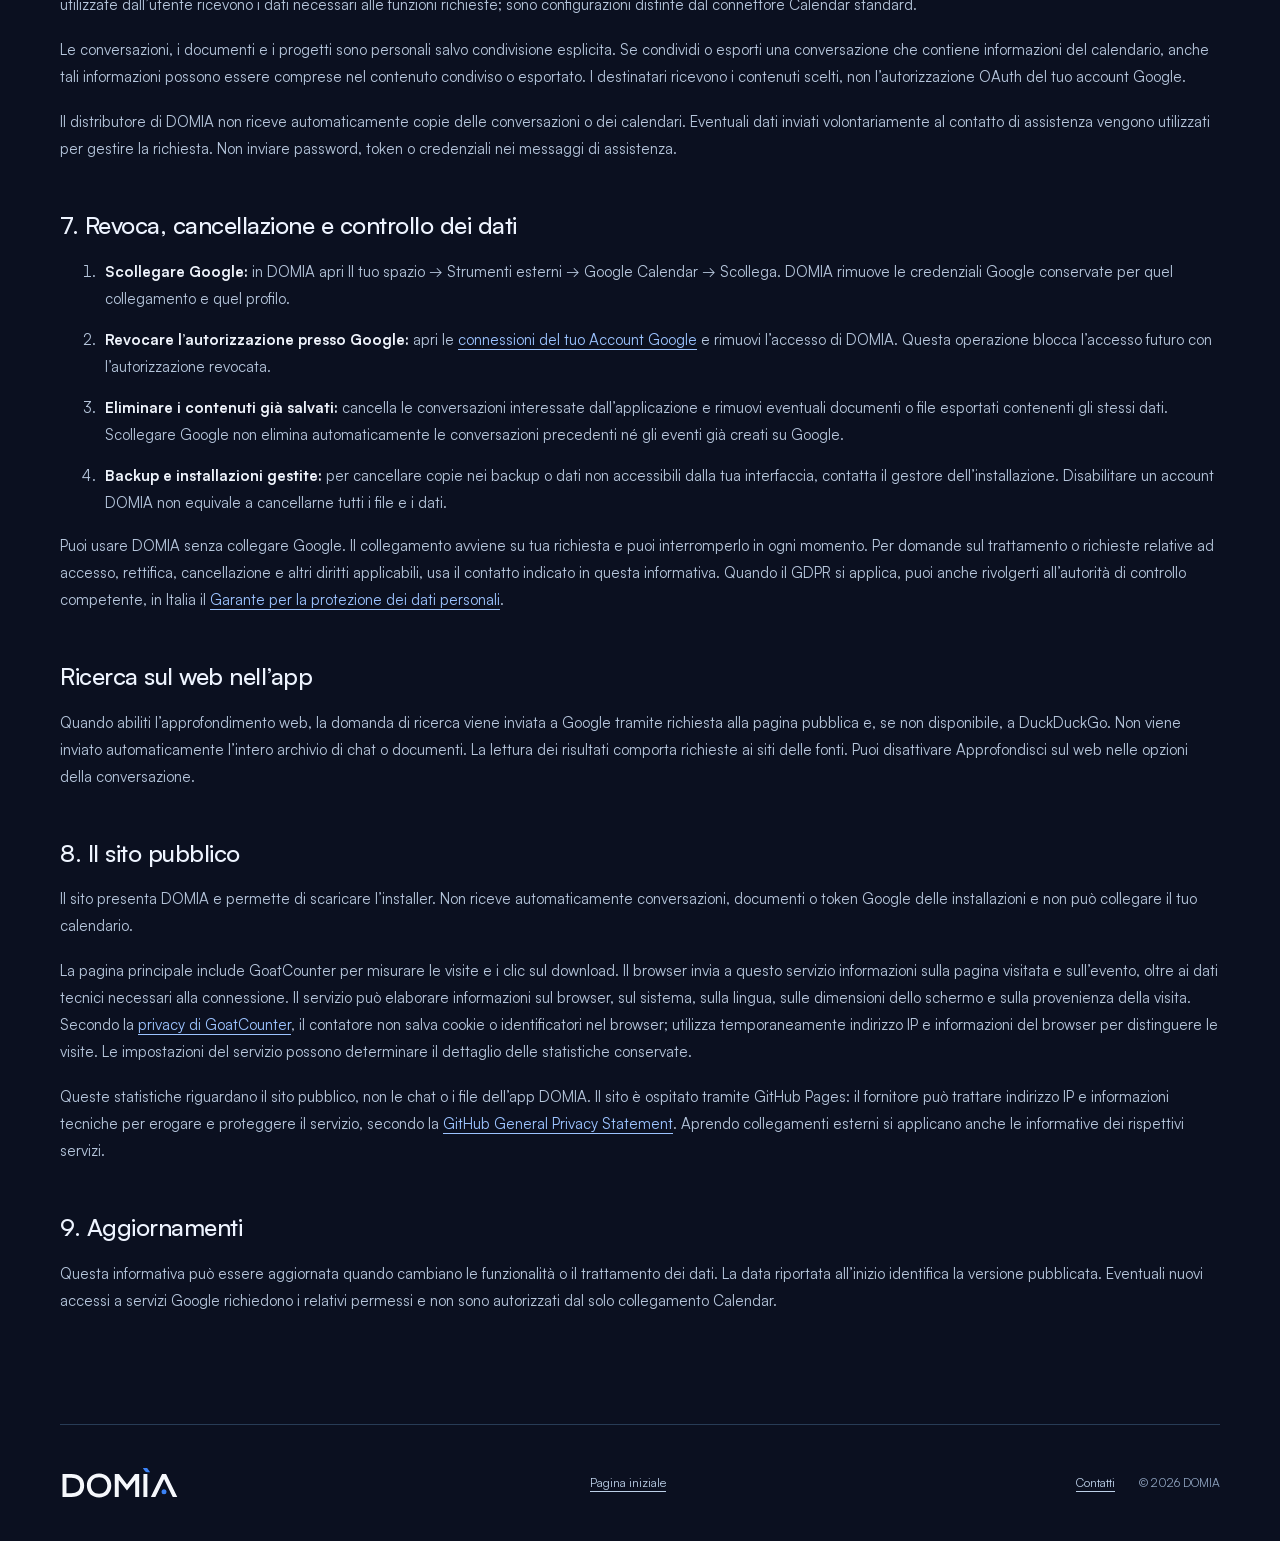
<file: privacy.html>
<!doctype html>
<html lang="it"><head><meta charset="utf-8"><meta name="viewport" content="width=device-width,initial-scale=1"><meta name="description" content="Come DOMIA accede, usa, conserva e condivide i dati dell’app e di Google Calendar."><meta name="theme-color" content="#0b1020"><title>Informativa privacy — DOMIA</title><link rel="icon" href="assets/favicon.svg?v=black-1" type="image/svg+xml"><link rel="stylesheet" href="assets/style.css"><link rel="stylesheet" href="assets/domia.css"></head>
<body><a class="skip" href="#contenuto">Vai al contenuto</a><header class="header wrap"><a class="brand" href="index.html"><img class="domia-wordmark" src="assets/brand/domia-wordmark.svg" alt="DOMIA" width="156" height="43"></a><nav aria-label="Navigazione principale"><a href="index.html">L’app</a><a href="privacy.html" aria-current="page">Privacy</a><a href="privacy.html#responsabile">Contatti</a></nav></header>
<main id="contenuto" class="wrap legal"><div class="legal-heading"><p class="eyebrow">I tuoi dati</p><h1>Informativa privacy.</h1><p class="lead">Come DOMIA tratta i dati del tuo profilo, delle conversazioni e dei servizi che colleghi.</p><p class="updated">Ultimo aggiornamento: 8 ottobre 2026</p></div>
<aside class="legal-summary" aria-label="Punti principali"><strong>Prima di collegare i servizi Google</strong><p>Gli eventi, i messaggi e i contenuti dei file consultati vengono inviati al motore AI configurato nell’installazione per rispondere alle tue richieste. La configurazione predefinita usa un modello locale. Le risposte possono essere conservate nelle chat se la memorizzazione è attiva. Puoi scollegare Google in qualsiasi momento.</p></aside>
<nav class="contents" aria-label="Indice informativa"><a href="#responsabile">Responsabile</a><a href="#google">Dati Google</a><a href="#drive-gmail">Drive e Gmail</a><a href="#conservazione">Conservazione</a><a href="#controllo">Revoca e cancellazione</a><a href="#sito">Questo sito</a></nav>
<section id="responsabile"><h2>1. Responsabile e ambito</h2><p>Responsabile del progetto DOMIA e contatto per questa informativa:</p><dl class="contact-details"><div><dt>Nome o denominazione</dt><dd data-owner="">Gianluca Garofalo</dd></div><div><dt>Email di assistenza e privacy</dt><dd data-email=""><a href="mailto:gianluca.garofalo@gmail.com">gianluca.garofalo@gmail.com</a></dd></div></dl><p>DOMIA è un’applicazione installata sul computer di chi la utilizza o sul computer gestito da un amministratore. Questa informativa descrive le funzioni incluse nell’applicazione. Se utilizzi un’installazione gestita da un’altra persona o organizzazione, contatta anche quel gestore per conoscere le sue impostazioni, le modalità di accesso e le eventuali condizioni aggiuntive del trattamento.</p><p>Il sito pubblico non ospita il server DOMIA e non riceve automaticamente i dati delle installazioni.</p></section>
<section><h2>2. Dati dell’applicazione</h2><p>DOMIA tratta il nome utente, le credenziali di accesso all’applicazione, i messaggi, le impostazioni, i file allegati e i documenti che scegli di usare. La memorizzazione delle conversazioni dipende dalle opzioni della chat. Questi dati servono a fornire le funzioni richieste: conversazione con i modelli AI, elaborazione di documenti, organizzazione del lavoro e uso degli strumenti collegati.</p><p>Le password DOMIA sono conservate tramite derivazione crittografica, non in chiaro. Le credenziali dei servizi collegati sono cifrate sul disco dell’installazione.</p></section>
<section id="google"><h2>3. Collegamento a Google Calendar</h2><p>Il collegamento a Google Calendar è facoltativo e personale per ciascun profilo DOMIA. L’autorizzazione avviene nelle pagine di Google: DOMIA non riceve la password del tuo account Google. Google restituisce credenziali OAuth che consentono l’accesso autorizzato e, quando disponibili, il rinnovo dell’autorizzazione.</p><p>Il connettore incluso richiede il permesso <code>https://www.googleapis.com/auth/calendar.events</code>. Le funzioni attualmente incluse leggono gli eventi del calendario principale nel periodo richiesto e creano nuovi eventi dopo una conferma in chat. Il permesso Google è più ampio di queste due funzioni; DOMIA non include nel connettore standard strumenti per modificare o eliminare gli eventi esistenti.</p><p>I dati letti possono comprendere titolo, descrizione, orari, fuso orario, luogo, partecipanti e altre informazioni presenti nella risposta di Google Calendar. Per creare un evento vengono trasmessi a Google il titolo e le informazioni di data e ora che hai richiesto e confermato.</p><p>Attivare il collegamento rende il calendario disponibile alle chat del tuo profilo. Il calendario di un altro profilo non viene utilizzato con le tue credenziali. Abilitare le API Gmail o Drive nella console del progetto non ne autorizza l’accesso: il connettore Calendar incluso non richiede permessi Gmail o Drive.</p></section>
<section id="drive-gmail"><h2>Collegamento a Google Drive e Gmail</h2><p>Drive e Gmail sono collegamenti facoltativi e personali, autorizzati separatamente da Calendar. DOMIA non riceve la password Google. Ogni servizio usa credenziali OAuth associate al profilo che lo ha collegato.</p><h3>Google Drive</h3><p>Il connettore richiede <code>https://www.googleapis.com/auth/drive.readonly</code>, che permette di consultare file e contenuti del Drive autorizzato. Gli strumenti inclusi cercano file e leggono metadati quali nome, identificativo, tipo, descrizione, data di modifica e collegamento. Possono esportare il testo di Google Docs e i dati CSV di Google Sheets. Non modificano, creano o eliminano file e non importano automaticamente l’intero Drive nella knowledge base. Il lettore incluso non elabora PDF, immagini o altri file binari.</p><h3>Gmail</h3><p>Il connettore richiede <code>https://www.googleapis.com/auth/gmail.readonly</code> per cercare e leggere messaggi e <code>https://www.googleapis.com/auth/gmail.send</code> per inviare email. I dati elaborati comprendono identificativi, anteprime, mittente, destinatari, oggetto, data e testo dei messaggi. Gli allegati non vengono scaricati dal connettore incluso. L’invio riguarda messaggi di testo e richiede una conferma in chat che mostra destinatario, oggetto e contenuto; quei dati vengono trasmessi a Google per recapitare l’email. DOMIA non include strumenti per eliminare email, cambiare etichette o gestire le impostazioni Gmail.</p><p>I permessi di lettura Drive e Gmail sono classificati da Google come restricted. L’approvazione per la distribuzione pubblica è distinta dalla disponibilità tecnica dei connettori nell’app.</p><p>I contenuti consultati entrano nel contesto del motore AI configurato nell’installazione, locale per impostazione predefinita o remoto se configurato. Le risposte salvate, condivise o esportate possono contenere informazioni ricavate dai file o dalle email. DOMIA non usa questi dati per addestrare modelli AI generali e non sincronizza automaticamente l’intero Drive o la casella Gmail. Si applicano le condizioni di conservazione, sicurezza e Limited Use descritte nelle sezioni seguenti.</p><p>Per scollegare un servizio, apri Il tuo spazio → Strumenti esterni → Gmail o Google Drive → Scollega. Questa operazione rimuove le credenziali locali di quel servizio per il tuo profilo. La revoca presso Google e la cancellazione di chat, esportazioni e backup sono operazioni separate; unéemail già inviata non viene annullata scollegando Gmail.</p></section>
<section><h2>4. Uso dei dati Google e modelli AI</h2><p>DOMIA usa i dati Google per realizzare le funzioni che richiedi, ad esempio mostrare gli appuntamenti, rispondere a domande sul calendario o creare un evento confermato. Le informazioni ottenute da Calendar entrano nel contesto della richiesta al motore AI configurato nell’installazione.</p><p>La configurazione predefinita usa Ollama sullo stesso computer. Se il gestore configura un motore remoto, quel servizio riceve il contesto necessario alla richiesta, che può includere dati Calendar e messaggi. Prima di collegare dati personali a un’installazione gestita da altri, verifica con il gestore quali motori e servizi vengono utilizzati.</p><p>DOMIA non usa i dati ottenuti dalle API Google per addestrare, sviluppare o migliorare modelli AI generali. Non vende questi dati e non li usa per pubblicità, profilazione pubblicitaria o valutazioni creditizie. L’elaborazione con il modello serve alla richiesta dell’utente, non all’addestramento.</p><p>L’uso e il trasferimento ad altre applicazioni delle informazioni ricevute dalle API Google rispettano la <a href="https://developers.google.com/terms/api-services-user-data-policy">Google API Services User Data Policy</a>, inclusi i requisiti di <em>Limited Use</em>. Ai dati Google Workspace si applica anche la <a href="https://developers.google.com/workspace/workspace-api-user-data-developer-policy">Google Workspace API User Data and Developer Policy</a>.</p></section>
<section id="conservazione"><h2>5. Conservazione e sicurezza</h2><p>I dati dell’applicazione sono conservati sul computer che ospita DOMIA. I token Google sono cifrati e associati al profilo che ha autorizzato il collegamento. Non sono inclusi nel pacchetto di installazione distribuito ad altre persone e non vengono mostrati al modello AI.</p><p>DOMIA non crea una copia sincronizzata dell’intero calendario. I risultati degli strumenti vengono elaborati nel contesto della richiesta; il testo delle risposte, e quindi eventuali informazioni tratte dal calendario, dai file Drive o dalle email Gmail, può rimanere nelle conversazioni salvate. Con la memorizzazione disattivata, lo scambio non viene salvato come conversazione dal normale flusso di chat.</p><p>Il registro tecnico delle integrazioni conserva identificativo dell’utente, servizio, strumento, stato e data, senza gli argomenti o il contenuto degli eventi, dei file e delle email; mantiene le ultime 1.000 registrazioni. Le conversazioni salvate e le credenziali collegate restano nell’installazione fino alla cancellazione o alla rimozione del collegamento. Le autorizzazioni in attesa scadono automaticamente.</p><p>I backup creati dal gestore possono contenere conversazioni, credenziali cifrate e la relativa chiave di cifratura: devono essere protetti come dati personali. La separazione tra profili è applicativa; chi amministra il computer, ha accesso ai file dell’installazione o ne conserva i backup può avere accesso ai dati. Le conversazioni non sono tutte cifrate sul disco.</p></section>
<section><h2>6. Condivisione e soggetti che ricevono i dati</h2><p>Google riceve le richieste necessarie all’autorizzazione e alle operazioni Calendar. Il motore AI configurato riceve il contesto della richiesta. Le ulteriori connessioni esterne utilizzate dall’utente ricevono i dati necessari alle funzioni richieste; sono configurazioni distinte dal connettore Calendar standard.</p><p>Le conversazioni, i documenti e i progetti sono personali salvo condivisione esplicita. Se condividi o esporti una conversazione che contiene informazioni del calendario, anche tali informazioni possono essere comprese nel contenuto condiviso o esportato. I destinatari ricevono i contenuti scelti, non l’autorizzazione OAuth del tuo account Google.</p><p>Il distributore di DOMIA non riceve automaticamente copie delle conversazioni o dei calendari. Eventuali dati inviati volontariamente al contatto di assistenza vengono utilizzati per gestire la richiesta. Non inviare password, token o credenziali nei messaggi di assistenza.</p></section>
<section id="controllo"><h2>7. Revoca, cancellazione e controllo dei dati</h2><ol><li><strong>Scollegare Google:</strong> in DOMIA apri Il tuo spazio → Strumenti esterni → Google Calendar → Scollega. DOMIA rimuove le credenziali Google conservate per quel collegamento e quel profilo.</li><li><strong>Revocare l’autorizzazione presso Google:</strong> apri le <a href="https://myaccount.google.com/connections">connessioni del tuo Account Google</a> e rimuovi l’accesso di DOMIA. Questa operazione blocca l’accesso futuro con l’autorizzazione revocata.</li><li><strong>Eliminare i contenuti già salvati:</strong> cancella le conversazioni interessate dall’applicazione e rimuovi eventuali documenti o file esportati contenenti gli stessi dati. Scollegare Google non elimina automaticamente le conversazioni precedenti né gli eventi già creati su Google.</li><li><strong>Backup e installazioni gestite:</strong> per cancellare copie nei backup o dati non accessibili dalla tua interfaccia, contatta il gestore dell’installazione. Disabilitare un account DOMIA non equivale a cancellarne tutti i file e i dati.</li></ol><p>Puoi usare DOMIA senza collegare Google. Il collegamento avviene su tua richiesta e puoi interromperlo in ogni momento. Per domande sul trattamento o richieste relative ad accesso, rettifica, cancellazione e altri diritti applicabili, usa il contatto indicato in questa informativa. Quando il GDPR si applica, puoi anche rivolgerti all’autorità di controllo competente, in Italia il <a href="https://www.garanteprivacy.it/">Garante per la protezione dei dati personali</a>.</p></section>
<section id="ricerca-web"><h2>Ricerca sul web nell’app</h2><p>Quando abiliti l’approfondimento web, la domanda di ricerca viene inviata a Google tramite richiesta alla pagina pubblica e, se non disponibile, a DuckDuckGo. Non viene inviato automaticamente l’intero archivio di chat o documenti. La lettura dei risultati comporta richieste ai siti delle fonti. Puoi disattivare Approfondisci sul web nelle opzioni della conversazione.</p></section><section id="sito"><h2>8. Il sito pubblico</h2><p>Il sito presenta DOMIA e permette di scaricare l’installer. Non riceve automaticamente conversazioni, documenti o token Google delle installazioni e non può collegare il tuo calendario.</p><p>La pagina principale include GoatCounter per misurare le visite e i clic sul download. Il browser invia a questo servizio informazioni sulla pagina visitata e sull’evento, oltre ai dati tecnici necessari alla connessione. Il servizio può elaborare informazioni sul browser, sul sistema, sulla lingua, sulle dimensioni dello schermo e sulla provenienza della visita. Secondo la <a href="https://www.goatcounter.com/help/privacy">privacy di GoatCounter</a>, il contatore non salva cookie o identificatori nel browser; utilizza temporaneamente indirizzo IP e informazioni del browser per distinguere le visite. Le impostazioni del servizio possono determinare il dettaglio delle statistiche conservate.</p><p>Queste statistiche riguardano il sito pubblico, non le chat o i file dell’app DOMIA. Il sito è ospitato tramite GitHub Pages: il fornitore può trattare indirizzo IP e informazioni tecniche per erogare e proteggere il servizio, secondo la <a href="https://docs.github.com/en/site-policy/privacy-policies/github-general-privacy-statement">GitHub General Privacy Statement</a>. Aprendo collegamenti esterni si applicano anche le informative dei rispettivi servizi.</p></section>
<section><h2>9. Aggiornamenti</h2><p>Questa informativa può essere aggiornata quando cambiano le funzionalità o il trattamento dei dati. La data riportata all’inizio identifica la versione pubblicata. Eventuali nuovi accessi a servizi Google richiedono i relativi permessi e non sono autorizzati dal solo collegamento Calendar.</p></section>
</main><footer class="footer wrap"><a class="brand" href="index.html"><img class="domia-wordmark" src="assets/brand/domia-wordmark.svg" alt="DOMIA" width="156" height="43"></a><a href="index.html">Pagina iniziale</a><a href="privacy.html#responsabile">Contatti</a><span>© 2026 DOMIA</span></footer>
</body></html>
</file>
<file: assets/style.css>
:root{color-scheme:light;--bg:#fbfaf7;--ink:#27322e;--muted:#626e66;--green:#315f53;--line:#dfe4db;--soft:#eef2e9;--white:#fff;--font:Segoe UI,system-ui,-apple-system,BlinkMacSystemFont,sans-serif}*{box-sizing:border-box}html{scroll-behavior:smooth;scroll-padding-top:24px}body{margin:0;background:var(--bg);color:var(--ink);font-family:var(--font);font-size:16px;line-height:1.65}a{color:var(--green);text-underline-offset:4px}img{max-width:100%;display:block}.wrap{width:min(1160px,calc(100% - 64px));margin-inline:auto}.header{display:flex;align-items:center;justify-content:space-between;gap:24px;padding-block:26px;border-bottom:1px solid var(--line)}.brand{display:inline-flex;align-items:center;gap:10px;color:var(--ink);font-size:23px;font-weight:650;text-decoration:none;letter-spacing:-.6px}.header nav{display:flex;align-items:center;gap:30px;flex-wrap:wrap}.header nav a{font-size:14px;text-decoration:none;color:var(--muted);padding:4px 0}.header nav a:hover,.header nav a[aria-current]{color:var(--green);text-decoration:underline}.skip{position:absolute;left:16px;top:-80px;z-index:10;padding:12px 18px;background:var(--green);color:white;border-radius:8px}.skip:focus{top:12px}a:focus-visible,button:focus-visible{outline:3px solid #8aac91;outline-offset:5px}h1,h2,h3,p{margin-top:0}h1,h2,h3{line-height:1.15}h1{font-size:clamp(42px,5.2vw,64px);font-weight:550;letter-spacing:-2.8px;margin-bottom:24px}h2{font-size:clamp(30px,3.4vw,42px);font-weight:550;letter-spacing:-1.4px;margin-bottom:24px}h3{font-size:20px;font-weight:600;letter-spacing:-.35px;margin-bottom:12px}p{margin-bottom:18px}.eyebrow{display:flex;align-items:center;gap:9px;font-size:12px;text-transform:uppercase;letter-spacing:1.6px;font-weight:650;color:var(--green);margin-bottom:22px}.dot{width:7px;height:7px;background:#73957a;border-radius:50%}.hero{display:grid;grid-template-columns:1.08fr 1fr;gap:54px;align-items:center;padding-block:88px 82px}.lead{font-size:18px;line-height:1.75;color:var(--muted);max-width:560px}.actions{display:flex;align-items:center;flex-wrap:wrap;gap:16px 24px;margin-block:30px 16px}.button{display:inline-flex;align-items:center;justify-content:center;gap:16px;min-height:48px;padding:13px 20px;border-radius:10px;background:var(--green);color:white;text-decoration:none;font-size:14px;font-weight:600;transition:background .16s}.button:hover{background:#23493e}.text-link{font-size:14px;font-weight:600;text-decoration:none;display:inline-flex;align-items:center;gap:9px;min-height:36px}.text-link:hover{text-decoration:underline}.hero-note{font-size:13px;color:var(--muted);margin-bottom:0}.preview{background:white;border:1px solid #d9e2d5;border-radius:24px;overflow:hidden;box-shadow:0 24px 70px #315f5312;transform:rotate(1deg)}.preview-head{display:flex;align-items:center;justify-content:space-between;padding:18px 24px;border-bottom:1px solid var(--line)}.preview-brand{font-size:16px;font-weight:600}.local{font-size:11px;color:var(--muted);display:flex;align-items:center;gap:6px}.local i{width:5px;height:5px;background:var(--green);border-radius:50%}.preview-body{padding:24px}.preview-label{font-size:10px;font-weight:600;letter-spacing:1.7px;color:#849084;margin-bottom:26px}.preview-user{width:fit-content;margin-left:auto;border-radius:16px;background:#eef2e9;padding:12px 15px;font-size:13px}.preview-answer{display:flex;gap:13px;margin:26px 0 35px;font-size:13px}.answer-mark{font-size:22px;line-height:1.2;color:var(--green)}.preview-answer strong{font-weight:600}.preview-answer p{margin-top:9px;color:var(--muted)}.preview-tags{display:flex;flex-wrap:wrap;gap:6px}.preview-tags span{padding:5px 8px;background:#f5f6f1;border:1px solid #e7ebdf;border-radius:6px;font-size:10px}.preview-composer{border:1px solid #dce2d7;border-radius:15px;padding:13px 14px;color:#869085;font-size:12px}.preview-composer>div{display:flex;align-items:center;justify-content:space-between;margin-top:17px;color:var(--green)}.preview-send{display:grid;place-items:center;background:var(--green);color:white;border-radius:50%;width:29px;height:29px;font-size:17px}.preview-caption{font-size:10px;margin:12px 0 0;color:#899184}.intro-strip{background:var(--soft);border-block:1px solid var(--line)}.intro-strip>.wrap{display:grid;grid-template-columns:1fr 1fr;gap:64px;padding-block:30px;align-items:center}.intro-strip p{margin:0;font-size:15px;color:var(--muted)}.intro-strip p:first-child{font-size:21px;line-height:1.5;color:var(--ink)}.intro-strip strong{font-weight:550}.section{padding-block:72px}.section-heading{max-width:650px;margin-bottom:32px}.cards{display:grid;grid-template-columns:repeat(3,1fr);gap:18px}.card{background:white;border:1px solid var(--line);border-radius:16px;padding:30px 26px}.card-icon{display:grid;place-items:center;width:42px;height:42px;background:var(--soft);color:var(--green);border-radius:12px;font-size:25px;margin-bottom:26px}.card p{font-size:15px;color:var(--muted);margin-bottom:0}.calendar-section{display:grid;grid-template-columns:1.05fr 1fr;gap:80px;border-top:1px solid var(--line)}.calendar-section>div>p:not(.eyebrow){color:var(--muted)}.steps{margin:12px 0 0;padding:0;list-style:none}.steps li{display:flex;gap:20px;padding:22px 0;border-bottom:1px solid var(--line)}.steps li:first-child{padding-top:0}.steps li:last-child{border-bottom:0}.steps li>span{flex:none;display:grid;place-items:center;align-self:flex-start;width:38px;height:38px;border-radius:50%;background:var(--soft);color:var(--green);font-size:12px;font-weight:600}.steps h3{font-size:18px;margin-bottom:8px}.steps p{font-size:14px;color:var(--muted);margin:0}.how-panel{display:grid;grid-template-columns:1fr 1.25fr;gap:70px;background:var(--green);color:#f6f8f2;border-radius:22px;padding:45px}.how-panel .eyebrow{color:#b9d0bb}.how-panel p:not(.eyebrow){font-size:15px;color:#dae5dc}.how-panel p:last-child{margin-bottom:0}.contact-section{padding-top:30px}.contact-section>p:not(.eyebrow){color:var(--muted)}.contact-details{display:flex;flex-wrap:wrap;gap:18px 44px;margin:24px 0 30px}.contact-details div{min-width:0}.contact-details dt{font-size:12px;color:var(--muted);margin-bottom:5px}.contact-details dd{margin:0;font-size:14px;overflow-wrap:anywhere}.footer{display:flex;align-items:center;flex-wrap:wrap;gap:18px 24px;padding-block:28px;border-top:1px solid var(--line);font-size:12px;color:var(--muted)}.footer .brand{font-size:19px}.footer p{margin:0}.footer>a:not(.brand){margin-left:auto}.footer>span{color:#849084}.legal{max-width:840px;padding-block:64px 76px}.legal-heading h1{font-size:clamp(36px,5vw,54px);letter-spacing:-2px}.legal-heading .lead{max-width:700px}.updated{font-size:13px;color:var(--muted)}.legal-summary{padding:24px 28px;background:var(--soft);border:1px solid var(--line);border-radius:14px;margin:32px 0}.legal-summary p{font-size:15px;color:var(--muted);margin:8px 0 0}.contents{display:flex;flex-wrap:wrap;gap:8px 22px;border-bottom:1px solid var(--line);padding-bottom:24px;margin-bottom:36px}.contents a{font-size:13px}.legal section{padding-block:16px}.legal section h2{font-size:24px;letter-spacing:-.5px;margin-bottom:18px}.legal section p,.legal section li{font-size:15px;color:#536056;line-height:1.8}.legal section li{padding-left:5px;margin-bottom:14px}.legal code{font-family:Consolas,monospace;font-size:13px;overflow-wrap:anywhere;background:#eef2e9;border-radius:4px;padding:2px 5px}.legal a{overflow-wrap:anywhere}
@media(max-width:900px){.hero{gap:30px;padding-block:60px}.hero h1{font-size:48px}.hero .lead{font-size:16px}.calendar-section{gap:42px}.how-panel{gap:35px;padding:32px}.cards{gap:12px}.card{padding:25px 20px}}@media(max-width:700px){.wrap{width:calc(100% - 36px)}.header{align-items:flex-start;gap:20px;padding-block:20px}.header nav{gap:10px 18px;justify-content:flex-end;max-width:220px}.header nav a{font-size:12px}.brand{font-size:21px;gap:8px}.brand img{width:28px;height:28px}.hero{grid-template-columns:1fr;gap:40px;padding-block:48px}.hero h1{font-size:clamp(38px,9vw,52px);letter-spacing:-1.8px}.hero .lead{font-size:17px}.preview{transform:none;max-width:480px;width:100%;margin-inline:auto}.intro-strip>.wrap{grid-template-columns:1fr;gap:16px;padding-block:26px}.intro-strip p:first-child{font-size:19px}.section{padding-block:44px}.cards{grid-template-columns:1fr;gap:14px}.card{padding:24px}.card-icon{margin-bottom:18px}.calendar-section{grid-template-columns:1fr;gap:30px}.how-panel{grid-template-columns:1fr;gap:14px;padding:28px 24px;border-radius:16px}.contact-section{padding-top:10px}.footer{gap:14px 20px}.footer>a:not(.brand){margin-left:0}.footer p{width:calc(100% - 130px)}.legal{padding-block:42px}.legal-summary{padding:21px}.legal section h2{font-size:23px}.legal section p,.legal section li{font-size:15px}.contact-details{gap:18px}}@media(max-width:380px){.header nav{max-width:180px;gap:8px 14px}.preview-body{padding:20px}.preview-head{padding:16px 20px}.hero .actions{align-items:flex-start;flex-direction:column;gap:10px}.footer p{width:100%}.contact-details{flex-direction:column}}@media(prefers-reduced-motion:reduce){html{scroll-behavior:auto}*{transition:none!important}}
</file>
<file: assets/landing.css>
.feature-section{border-top:1px solid var(--line)}
.feature-grid .card{background:transparent}
.feature-number{display:block;color:#859487;font-size:12px;font-weight:650;letter-spacing:2px;margin-bottom:22px}
.feature-note{margin-top:28px;padding:26px 30px;background:var(--soft);border-radius:14px}
.feature-note p{font-size:14px;color:var(--muted);margin:8px 0 0}
.how-panel a{color:#f6f8f2}
.connection-intro{max-width:800px;color:var(--muted);margin-bottom:32px}
.google-cards .eyebrow{font-size:10px;letter-spacing:1px;margin-bottom:12px}
.example{font-size:13px;padding-top:16px;margin-top:22px;border-top:1px solid var(--line);color:var(--green)}
.connect-panel{display:flex;align-items:center;gap:40px;justify-content:space-between;margin-top:28px;padding:32px;background:var(--soft);border-radius:16px}
.connect-panel>div{max-width:780px}
.connect-panel p{font-size:14px;color:var(--muted)}
.connect-panel p:last-child{margin-bottom:0}
.connect-panel>a{flex-shrink:0}
.calendar-section .button{margin-top:12px}
.download-details{font-size:13px;margin-top:32px;color:var(--muted)}
.download-consent{display:flex;align-items:flex-start;gap:12px;margin-top:22px;padding-top:18px;border-top:1px solid #e0d4b9;font-size:13px;line-height:1.7;color:#625239;cursor:pointer}
.download-consent input{flex:0 0 auto;width:18px;height:18px;margin:3px 0 0;accent-color:var(--green);cursor:pointer}
.download-action{margin-top:24px}
.download-action .button[aria-disabled="true"]{background:#edf0ee;color:#78817b;box-shadow:none;cursor:not-allowed;transform:none}
.download-action .button:focus-visible,.download-consent input:focus-visible{outline:3px solid var(--green);outline-offset:4px}
.download-hint{font-size:12px;color:var(--muted);margin-top:12px}
.landing-header{position:sticky;top:0;z-index:20;background:var(--bg);box-shadow:0 0 0 100vmax var(--bg);clip-path:inset(0 -100vmax)}
html:has(.landing-header){scroll-padding-top:120px}
@media(max-width:700px){html:has(.landing-header){scroll-padding-top:150px}}
#inizia code{font-size:13px;overflow-wrap:anywhere}
@media(max-width:900px){.connect-panel{flex-direction:column;align-items:flex-start;gap:16px}}
@media(max-width:700px){.feature-note,.connect-panel{padding:24px}}
.privacy-hero{padding-block:76px 66px;gap:64px}
.privacy-hero h1{font-size:clamp(48px,5.5vw,74px);letter-spacing:-3px}
.privacy-hero h1 span{color:var(--green)}
.privacy-hero .lead{font-size:17px}
.privacy-hero .lead strong{font-weight:600;color:var(--ink)}
.privacy-hero .hero-note{max-width:530px;font-size:12px;line-height:1.7}
.privacy-hero .preview{transform:rotate(2deg);box-shadow:0 28px 80px #315f531a}
.preview-brand{display:flex;align-items:center;gap:8px}
@media(max-width:700px){.privacy-hero .preview{transform:none}}
.local-scene{position:relative;background:linear-gradient(150deg,#f1f5e9,#e6eee2);border:1px solid #cfdcc9;border-radius:26px;padding:24px;box-shadow:0 28px 80px #315f5312;overflow:hidden}
.scene-heading{display:flex;align-items:center;gap:10px;font-size:13px;font-weight:600}
.scene-status{margin-left:auto;display:flex;align-items:center;gap:5px;font-size:10px;font-weight:500;background:#fff9;border:1px solid #d5dfcf;border-radius:20px;padding:5px 9px}
.scene-status i{width:5px;height:5px;background:var(--green);border-radius:50%}
.scene-files{display:flex;justify-content:center;flex-wrap:wrap;gap:8px;margin-top:30px}
.scene-files span{font-size:10px;padding:8px 11px;border:1px solid #cbd8c4;border-radius:8px;background:#ffffffb3;transform:rotate(-3deg)}
.scene-files span:nth-child(2){transform:rotate(2deg)}
.scene-core{position:relative;display:flex;flex-direction:column;align-items:center;gap:5px;padding:38px 0 32px}
.scene-core img{position:relative;margin-bottom:14px}
.scene-core strong{font-size:23px;font-weight:550;letter-spacing:-.6px}
.scene-core>span:not(.scene-orbit){font-size:13px;color:var(--muted)}
.scene-orbit{position:absolute;width:166px;height:166px;top:1px;border:1px solid #c5d5bf;border-radius:50%;background:radial-gradient(circle,#fff8 0,#fff2 60%,transparent 70%)}
.scene-answer{position:relative;background:#fffc;border:1px solid #d5dfcf;border-radius:15px;padding:21px}
.scene-prompt{font-size:12px;color:var(--green)}
.scene-answer p{font-size:18px;line-height:1.5;letter-spacing:-.25px;margin:14px 0 18px}
.scene-badge{font-size:10px;color:var(--muted);display:block;padding-top:13px;border-top:1px solid var(--line)}
.scene-caption{font-size:10px;color:var(--muted);text-align:center;margin:16px 0 0}
.privacy-strip>.wrap{grid-template-columns:repeat(3,1fr);gap:40px;padding-block:27px}
.privacy-strip strong{display:block;font-size:18px;font-weight:550;margin-bottom:5px}
.privacy-strip p,.privacy-strip p:first-child{font-size:13px;color:var(--muted);line-height:1.6}
.privacy-section{padding-top:0}
.privacy-manifesto{font-size:18px!important;color:#f6f8f2!important;line-height:1.65;letter-spacing:-.2px;margin-top:28px}
.privacy-section .how-panel{background:linear-gradient(130deg,#244c40,#315f53);padding:48px;gap:60px}
.privacy-section .how-panel strong{font-weight:600;color:#fff}
.story-grid{display:grid;grid-template-columns:1fr 1fr;gap:24px}
.story-card{padding:36px;border:1px solid var(--line);border-radius:22px;background:#f1f4eb}
.business-story{background:#f3f0e8;border-color:#e3dfd4}
.story-top{display:flex;justify-content:space-between;align-items:center;gap:16px;margin-bottom:25px}
.story-label{font-size:27px;font-weight:600;letter-spacing:-.6px;color:var(--green)}
.story-number{font-size:34px;color:#a3b29c;font-weight:350;line-height:1}
.business-story .story-number{color:#bcb19e}
.story-card h3{font-size:clamp(25px,2.5vw,33px);font-weight:550;letter-spacing:-1px;line-height:1.25;margin-bottom:23px}
.story-card>p{font-size:14px;color:var(--muted)}
.story-steps{list-style:none;padding:0;margin:26px 0}
.story-steps li{display:grid;grid-template-columns:83px 1fr;gap:15px;padding-block:16px;border-top:1px solid #d9e1d3}
.business-story .story-steps li{border-color:#e1dbd0}
.story-steps li>span{font-size:12px;font-weight:600;color:var(--green);padding-top:2px}
.story-steps p{font-size:13px;line-height:1.75;color:var(--muted);margin:0}
.story-prompt{padding:18px 20px;background:#ffffffb3;border-radius:12px;font-size:14px;line-height:1.6;color:var(--green)}
.story-card .story-footnote{font-size:12px;line-height:1.7;margin:20px 0 0}
.use-case-note{font-size:12px;color:var(--muted);margin:22px 0 0}
.alpha-notice{margin-top:30px;padding:23px 25px;border:1px solid #e0d4b9;border-left:3px solid #b8a06d;background:#f6f1e7;border-radius:12px}
.alpha-notice .alpha-label{text-transform:uppercase;letter-spacing:1.3px;font-size:10px;font-weight:650;color:#766448;margin-bottom:12px}
.alpha-notice h3{font-size:18px;line-height:1.4;margin-bottom:15px}
.alpha-notice p{font-size:12px;line-height:1.8;color:#6b6253;margin-bottom:12px}
.alpha-notice p:last-child{margin-bottom:0}
.alpha-details{margin-top:18px;border-top:1px solid #e0d4b9;padding-top:14px}
.alpha-details summary{font-size:12px;font-weight:600;color:#625239;cursor:pointer;line-height:1.6}
.alpha-details summary:hover{color:var(--green)}
.alpha-details[open] summary{margin-bottom:16px}
.alpha-details p{margin-bottom:14px}
@media(max-width:900px){.privacy-hero{gap:32px}.privacy-hero h1{font-size:52px}.privacy-section .how-panel{padding:36px;gap:36px}.story-card{padding:28px}.story-steps li{grid-template-columns:1fr;gap:7px}.scene-heading{font-size:12px}.local-scene{padding:21px}}
@media(max-width:700px){.privacy-hero{padding-block:44px;gap:34px}.privacy-hero h1{font-size:clamp(43px,10vw,62px);letter-spacing:-2px}.local-scene{max-width:480px;width:100%;margin-inline:auto}.privacy-strip>.wrap{grid-template-columns:1fr;gap:19px}.privacy-strip strong{font-size:17px}.privacy-section .how-panel{padding:30px 25px;gap:18px}.privacy-section{padding-top:0}.privacy-manifesto{margin-top:23px}.story-grid{grid-template-columns:1fr;gap:20px}.story-card{padding:28px 24px}.story-card h3{font-size:29px}.alpha-notice{padding:21px}.landing-header nav{max-width:220px}.landing-header{gap:14px}.scene-heading{flex-wrap:wrap}.scene-status{margin-left:auto}}
@media(max-width:380px){.landing-header nav{max-width:170px;gap:6px 12px}.scene-files{gap:6px}.scene-files span{font-size:9px;padding:7px}.scene-heading{font-size:11px}.scene-status{font-size:9px;padding:4px 7px}.scene-answer{padding:17px}.story-card h3{font-size:27px}}
</file>
<file: assets/domia.css>
@font-face{font-family:Satoshi;src:url('fonts/Satoshi-Variable.woff2') format('woff2');font-weight:300 900;font-style:normal;font-display:swap}
:root{--bg:#0b1020;--white:#101b2d;--font:Satoshi,'Segoe UI',sans-serif;font-family:Satoshi,'Segoe UI',sans-serif;color-scheme:dark;--green:#3b82f6;--ink:#edf2fa;--text:#edf2fa;--muted:#a5b5cb;--cream:#0b1020;--paper:#101b2d;--soft:#121f33;--line:#293c55;--accent:#3b82f6}
html{background:#0b1020;scroll-behavior:smooth;scroll-padding-top:90px}body{font-family:Satoshi,'Segoe UI',sans-serif;background:#0b1020;color:#edf2fa}a{color:inherit}.wrap{max-width:1240px}.header{border-bottom:1px solid #26384e;background:#0b1020e8;backdrop-filter:blur(18px);min-height:92px;position:relative;z-index:5}.header .brand{display:flex}.brand .domia-wordmark{display:block;width:156px;height:auto}.header nav a{color:#bdcce1}.header nav a:hover{color:#79afff}.skip:focus{background:#2563eb;color:white}.button{background:#2563eb;color:#fff;border:1px solid #3c7bed;box-shadow:0 5px 22px #1b58bd25;border-radius:9px;font-weight:700}.button:hover{background:#1d4ed8;color:#fff}.button[aria-disabled=true]{background:#182b48;color:#a9bbd5;border-color:#355072}.text-link{color:#a9cfff}.text-link:hover{color:#fff}.eyebrow{color:#a8b9d1;font-size:11px;letter-spacing:.2em;font-weight:700}.dot,.local i{background:#3b82f6}.lead,p{color:#afbed1}strong{color:#eef3fb}h1,h2,h3{color:#f3f6fc}h2{letter-spacing:-1.5px;font-weight:500}h3{font-weight:600}.section-heading .lead{max-width:700px}
.hero.privacy-hero{position:relative;isolation:isolate;overflow:visible;display:grid;grid-template-columns:1.1fr .9fr;align-items:center;gap:70px;padding-top:100px;padding-bottom:135px}.hero-copy{position:relative;z-index:2}.hero .eyebrow{letter-spacing:.24em}.hero h1{font-size:clamp(46px,4.4vw,66px);line-height:1.08;letter-spacing:-2.7px;max-width:740px;margin:26px 0}.hero h1 span{color:#73adff}.hero .lead{font-size:18px;line-height:1.8;max-width:580px}.hero-note{font-size:12px!important;color:#98acc6!important;max-width:560px;line-height:1.7}.hero .actions{gap:18px;align-items:center;flex-wrap:wrap}
.preview{position:relative;z-index:2;background:#111d31;border:1px solid #3b5376;border-radius:20px;box-shadow:0 35px 90px #0005;transform:perspective(1500px) rotateY(-4deg) rotateZ(1deg);overflow:hidden}.preview-head{background:#14243c;border-bottom:1px solid #2d4261;color:#dce8f9;padding:20px}.preview-brand img{width:105px;height:auto}.preview-body{background:#0e192b;padding:28px}.preview-label{color:#8fa7ca;letter-spacing:.18em;font-size:9px}.preview-user{background:#1b3558;border:1px solid #31557f;color:#e5edf9}.preview-answer{color:#dce6f6}.preview-answer p{color:#acbdd5}.preview-tags span{background:#1c2c45;color:#b3caeb;border-color:#304c70}.preview-composer{background:#13213a;border-color:#385274;color:#a5b8d4}.preview-send{background:#2563eb;color:#fff}.preview-caption{color:#8ea4c2}.local{color:#a4b9d7;font-size:10px}.intro-strip{position:relative;z-index:2;background:#101b2d;border-block:1px solid #2a3b51}.intro-strip strong{color:#e9f0fa}.intro-strip p{color:#98abc5}.intro-strip .wrap>div{border-color:#2c415c}
.section{padding-block:92px}.card,.story-card,.feature-note,.connect-panel{background:#101d31;border:1px solid #2a3f5c;color:#e5edf9;box-shadow:none}.card-icon{color:#71abff;background:#17335a}.card h3{color:#f2f6fd}.card p,.feature-note p,.connect-panel p{color:#a8bad2}.feature-note{border-left:3px solid #3b82f6}.how-panel{background:linear-gradient(125deg,#142c4c,#101a2a);border:1px solid #344e70;border-radius:20px}.how-panel h2,.how-panel p,.how-panel strong{color:#edf2fb}.how-panel .eyebrow{color:#91bcff}.how-panel .privacy-manifesto{color:#f4e3c1}.how-panel a{color:#9fc5ff}.privacy-section,.use-cases,.feature-section,.connection-section{background:transparent}.example{border-color:#2b4260;color:#b8d3fb}.connect-panel>a{color:#95beff}
.domia-audiences{display:grid;grid-template-columns:repeat(3,minmax(0,1fr));gap:20px}.domia-audience{position:relative;overflow:hidden;display:flex;flex-direction:column;align-items:flex-start;min-height:480px;border:1px solid #314764;border-radius:18px;padding:32px;background:radial-gradient(ellipse at 100% 0,#3b82f620,transparent 70%),#101b2d}.domia-audience:nth-child(2){background:radial-gradient(ellipse at 100% 0,#f4e3c11b,transparent 70%),#101b2d}.domia-audience:nth-child(3){background:radial-gradient(ellipse at 100% 0,#6499bd22,transparent 70%),#101b2d}.audience-label{position:relative;z-index:1;color:#b8c8df;font-size:10px;letter-spacing:.16em}.audience-number{position:absolute;right:18px;top:0;font-size:110px;font-weight:900;letter-spacing:-7px;color:#2944613b;line-height:1.3}.domia-audience h3{position:relative;font-size:30px;line-height:1.16;letter-spacing:-1px;margin:52px 0 20px}.domia-audience h3 em{color:#71acff;font-style:normal}.domia-audience p{font-size:14px;line-height:1.8;color:#b2c2d9;margin:0 0 26px}.domia-audience .button{font-size:12px;margin-top:auto;padding:12px 14px}.audience-foot{width:100%;padding-top:22px;margin-top:24px;border-top:1px solid #2b405d;color:#a5b8d1;font-size:10px;line-height:1.8;letter-spacing:.02em}
.calendar-section{background:#0e182a;border:1px solid #2d405c;border-radius:22px;padding:56px;gap:55px}.calendar-section h2{font-size:43px}.steps li{border-color:#2c405c}.steps li>span{color:#7cafef}.steps h3{color:#e3edf9}.steps p{color:#a4b6cf}.download-details{color:#a3b6d0}.alpha-notice{background:#162337;border:1px solid #4e514c;color:#ddcfb4}.alpha-notice h3,.alpha-notice strong{color:#f4e3c1}.alpha-notice p{color:#c2c9d3}.alpha-notice .alpha-label{color:#f4e3c1}.alpha-details{border-color:#40506a}.alpha-details summary{color:#e0cda8}.download-consent{border-color:#506078;color:#dce5f3}.download-hint{color:#a5b8d0}.footer{border-top:1px solid #283c56;color:#9bb0cd;padding-block:42px}.footer p{color:#c8d4e5;font-size:12px;letter-spacing:.12em}.footer a{color:#bdd0e8}.footer span{color:#8da1bd}.footer .brand img{width:120px}.use-case-note{color:#a7b6cb}.legal,.privacy,.content,main.wrap{color:#afbed1}main.wrap h1,main.wrap h2,main.wrap h3{color:#eef4ff}main.wrap a{color:#9cc3ff}main.wrap table{background:#111d31;border-color:#314761}main.wrap td,main.wrap th{border-color:#314761;color:#c0cee1}main.wrap th{background:#1b2d47}
a:focus-visible,button:focus-visible,input:focus-visible,summary:focus-visible{outline:2px solid #95c2ff;outline-offset:4px}::selection{background:#3b82f6;color:#fff}
@media(max-width:1000px){.hero.privacy-hero{gap:35px;padding-top:70px;padding-bottom:100px}.hero h1{font-size:49px}.hero .lead{font-size:16px}.domia-audience{padding:24px}.domia-audience h3{font-size:27px}.calendar-section{padding:36px;gap:32px}}
@media(max-width:760px){.header{min-height:76px}.brand .domia-wordmark{width:125px}.header nav{gap:16px;flex-wrap:wrap}.header nav a{font-size:11px}.hero.privacy-hero{grid-template-columns:1fr;gap:42px;padding-top:48px;padding-bottom:70px}.hero h1{font-size:clamp(37px,9vw,54px);letter-spacing:-1.5px;line-height:1.12}.hero .lead{font-size:16px}.hero .eyebrow{font-size:9px}.hero .actions{align-items:flex-start;gap:18px;flex-direction:column}.preview{transform:none;max-width:540px;width:100%;margin:auto}.preview-body{padding:23px}.section{padding-block:60px}.section h2{font-size:34px;letter-spacing:-1px}.domia-audiences{grid-template-columns:1fr}.domia-audience{min-height:410px;padding:28px}.domia-audience h3{font-size:34px;margin-top:36px}.domia-audience p{max-width:450px}.calendar-section{padding:28px 22px;border-radius:16px;margin-inline:16px;width:auto}.calendar-section .steps{padding-left:0}.footer{gap:20px}.footer .brand{flex-basis:100%}.connect-panel{padding:24px}.intro-strip .wrap>div{padding-block:15px}}
@media(prefers-reduced-motion:reduce){html{scroll-behavior:auto}*{transition:none!important;animation:none!important}}

/* Orbit clipping */
html,body{overflow-x:clip}

/* Privacy manifesto */
.privacy-section .how-panel{background:linear-gradient(125deg,#142c4c,#101a2a);border-color:#344e70}.privacy-section .privacy-manifesto{color:#f4e3c1}

/* Legal readability */
.legal section p,.legal section li{color:#b5c5db}.legal code{background:#1b2c44;color:#d3e4fc;border:1px solid #344b6b}.legal .contact-details{background:#101b2d;border-color:#314761}.legal .contact-details dt{color:#91a8c8}.legal .contact-details dd{color:#d7e5f7}.legal-summary{background:#132139;border-color:#2e4564}

/* Open luminous horizon under the hero, matching the DOMIA welcome screen. */
.domia-horizon{position:absolute;left:50%;bottom:12px;width:100vw;height:clamp(64px,9vw,150px);z-index:-1;transform:translateX(-50%);pointer-events:none;background:url("brand/domia-horizon.svg") center/100% 100% no-repeat}
</file>
